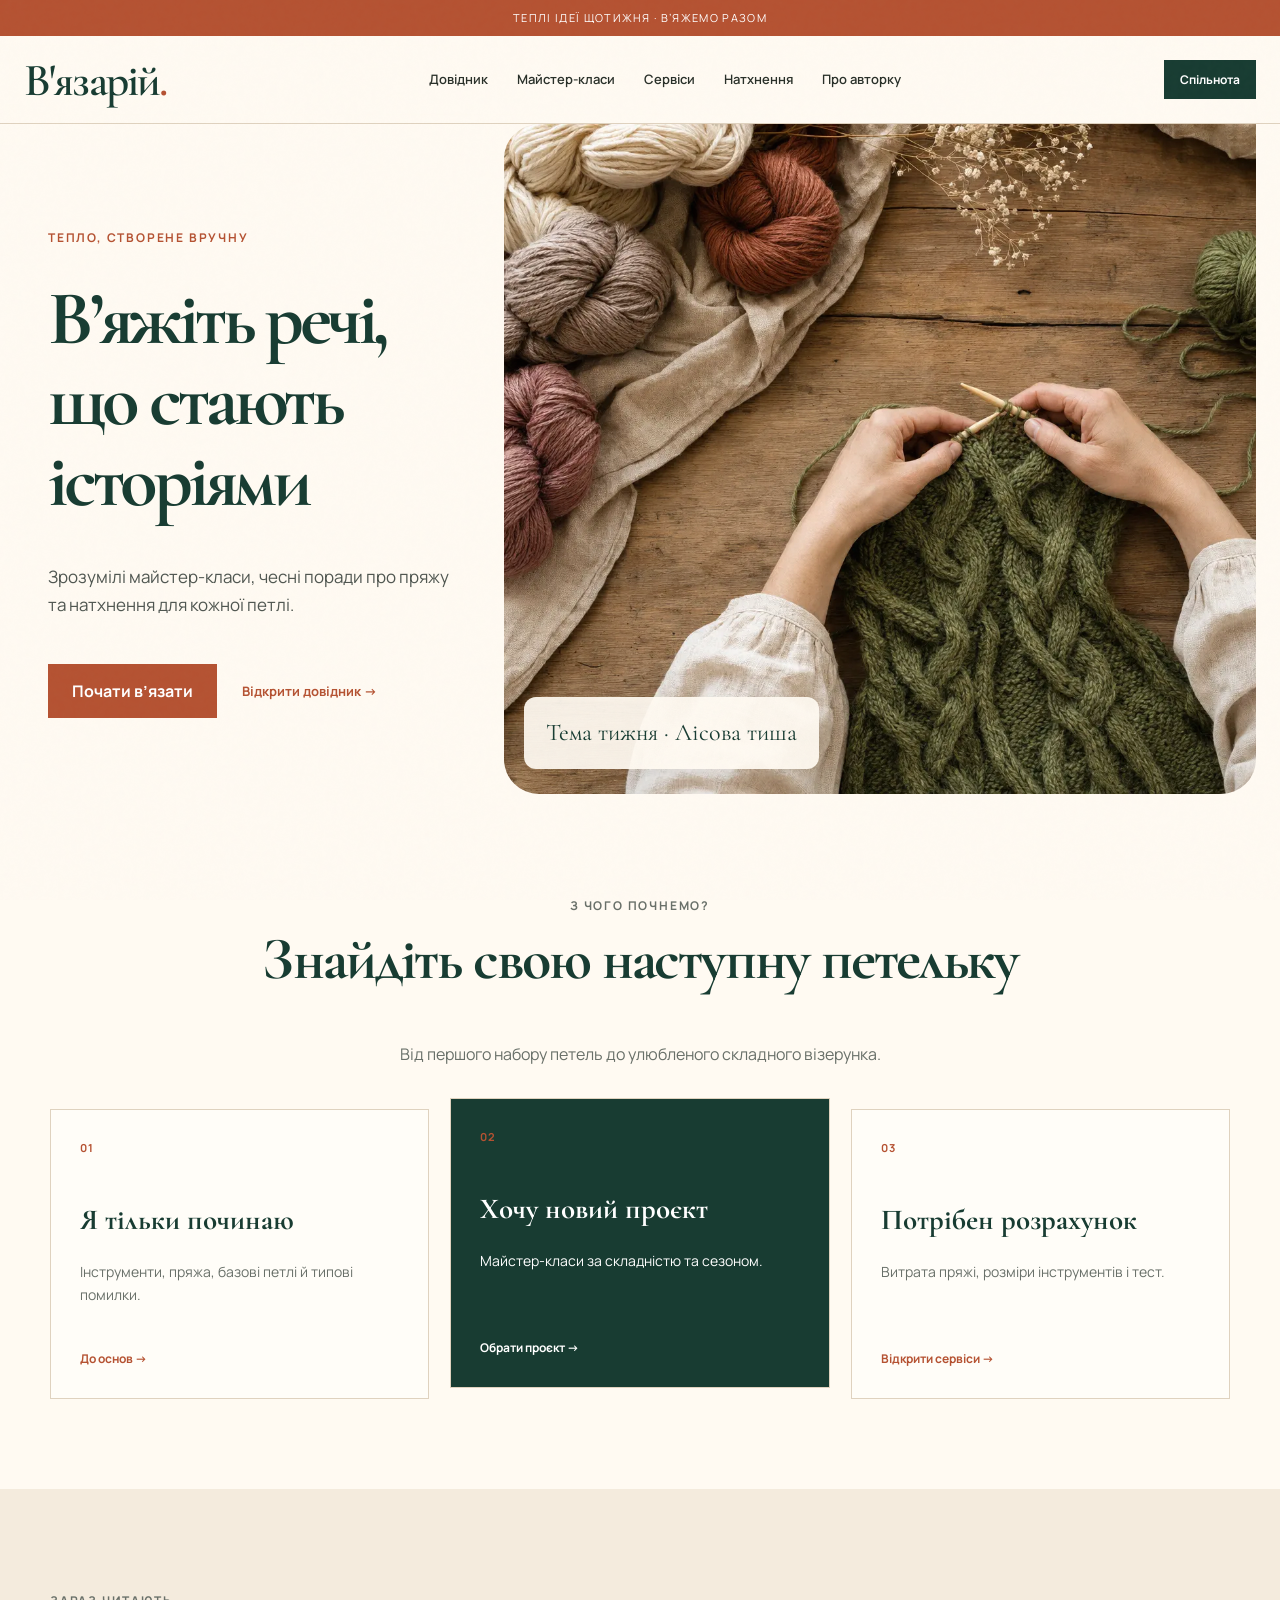
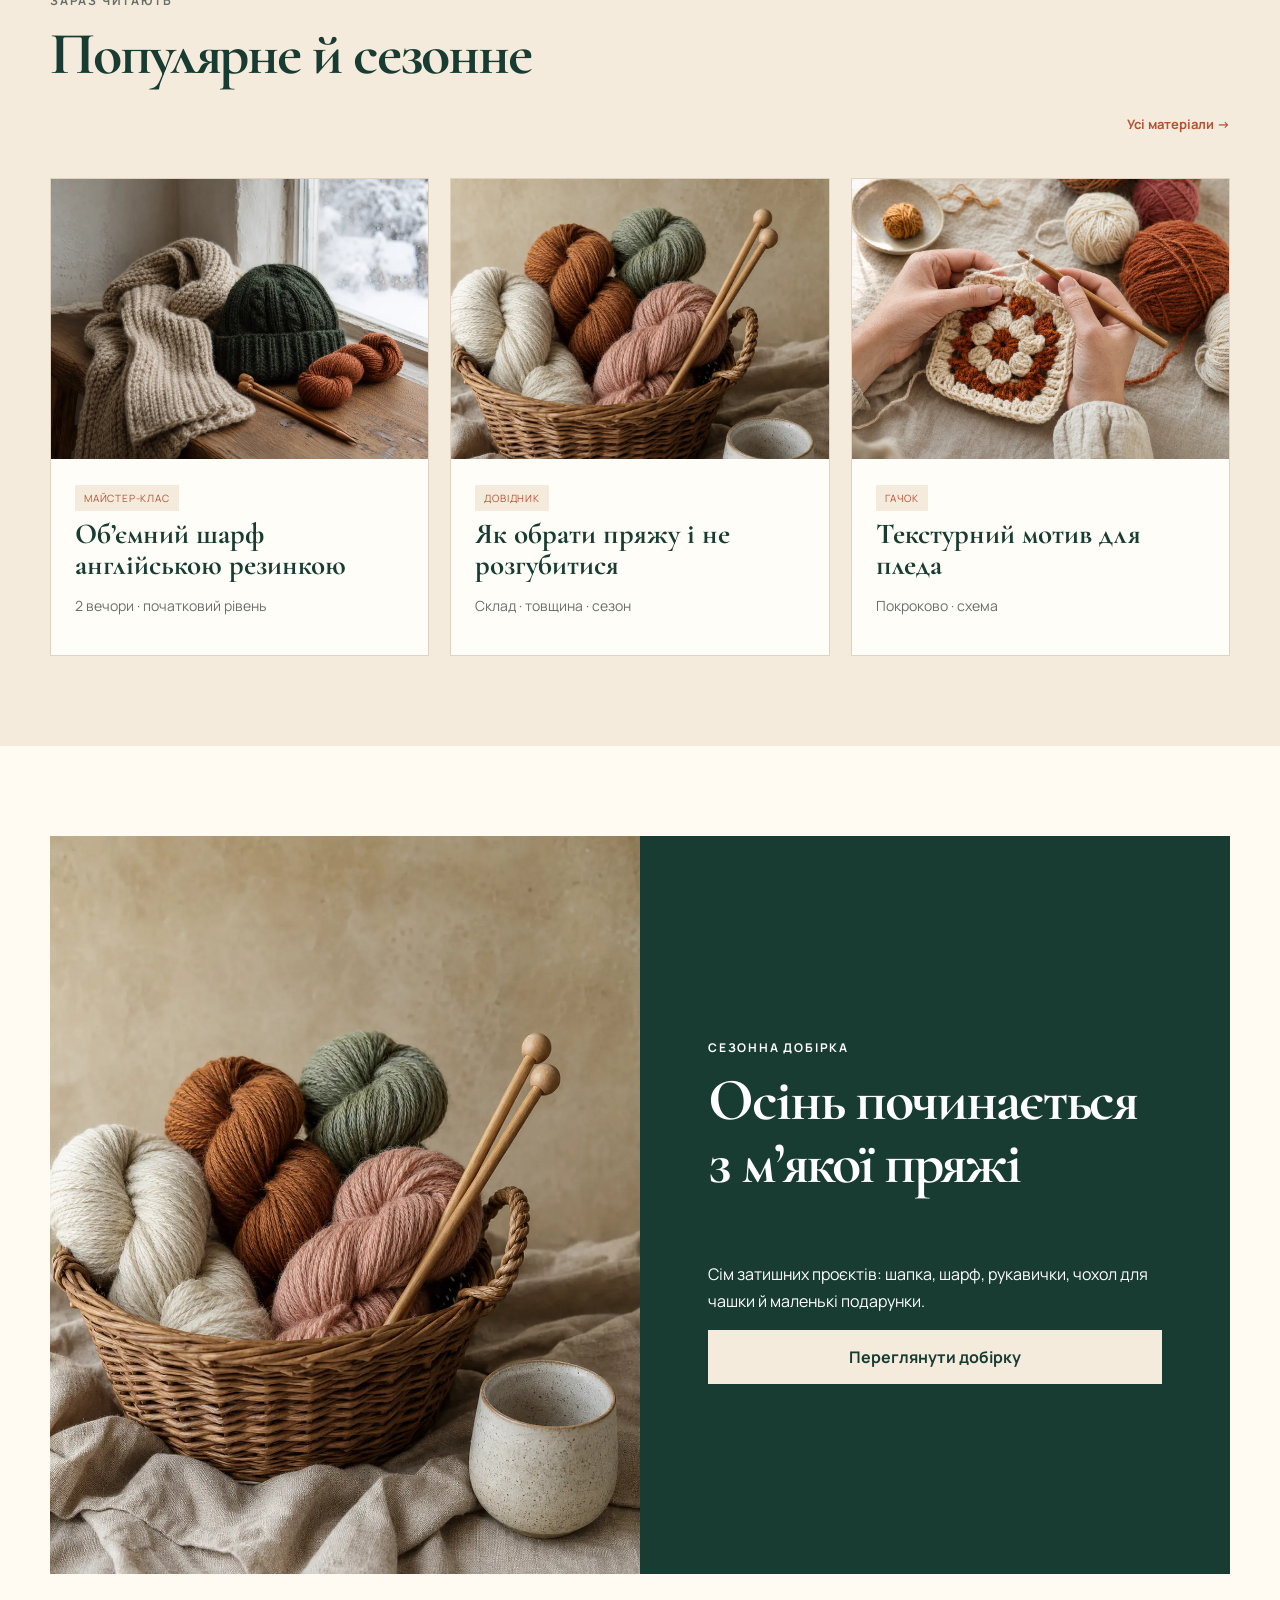
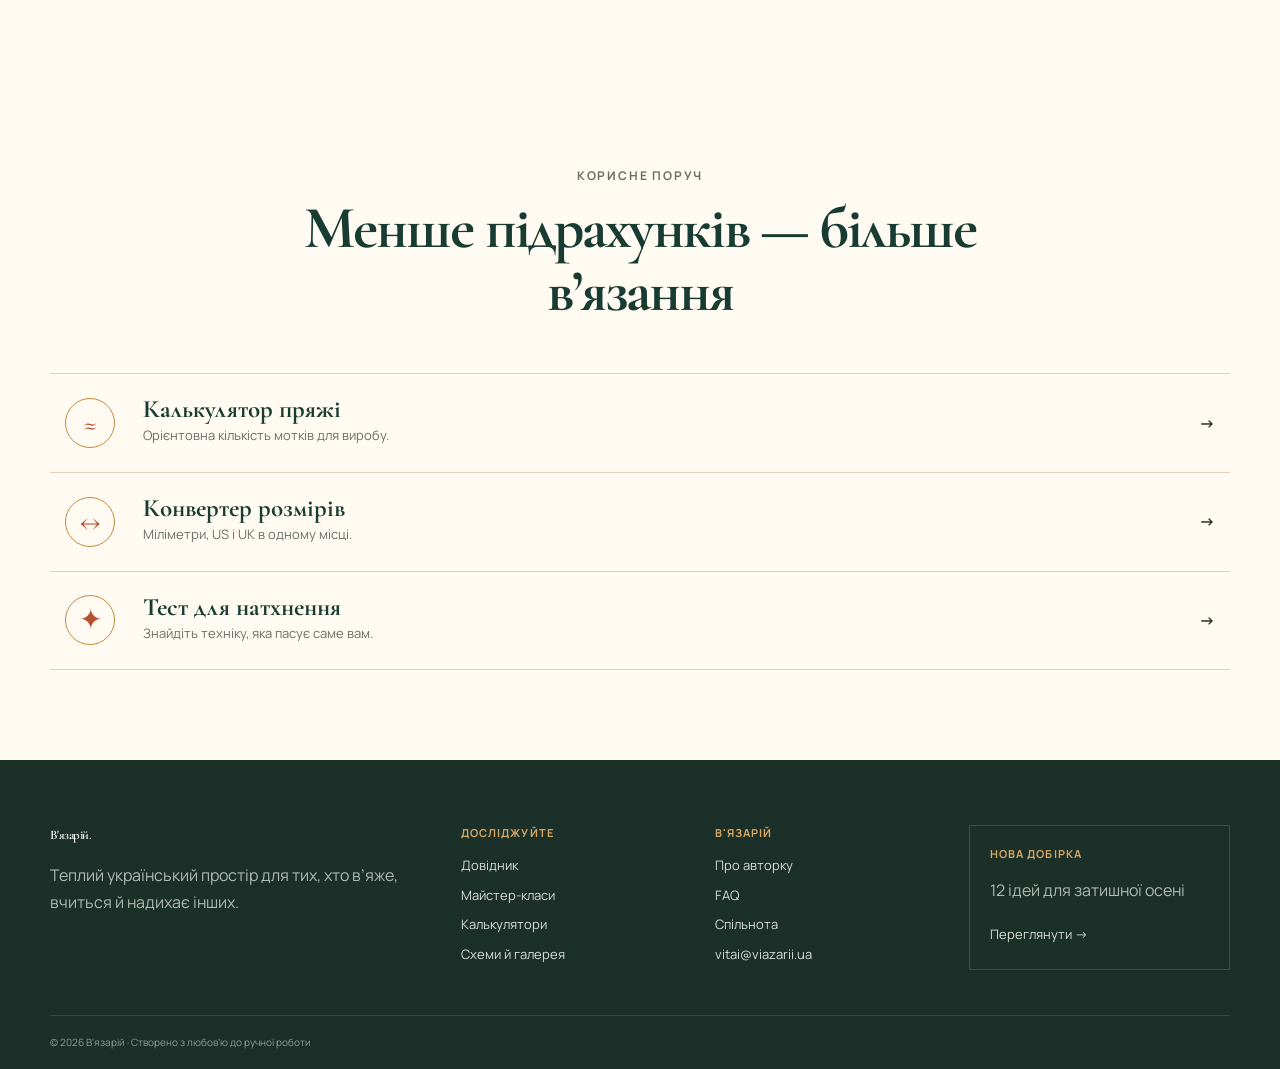
<file: index.html>
<!doctype html><html lang="uk"><head><meta charset="utf-8"><meta name="viewport" content="width=device-width,initial-scale=1"><title>В'язарій — в’язання з теплом</title><meta name="description" content="Техніки, майстер-класи, схеми й калькулятори для в’язання."><link rel="stylesheet" href="style.css"></head><body><div id="header"></div><main>
<section class="hero"><div class="hero-copy"><p class="eyebrow">Тепло, створене вручну</p><h1>В’яжіть речі,<br>що стають<br>історіями</h1><p class="lead">Зрозумілі майстер-класи, чесні поради про пряжу та натхнення для кожної петлі.</p><div class="actions"><a class="btn" href="praktyka.html">Почати в’язати</a><a class="link" href="dovidnyk.html">Відкрити довідник →</a></div></div><div class="hero-img"><img src="assets/images/hero.webp" alt="Руки в’яжуть зелений светр серед натуральної пряжі"><div class="float-card">Тема тижня · Лісова тиша</div></div></section>
<section class="section shell"><div class="heading center"><p class="eyebrow">З чого почнемо?</p><h2>Знайдіть свою наступну петельку</h2><p>Від першого набору петель до улюбленого складного візерунка.</p></div><div class="grid3"><a class="path" href="dovidnyk.html"><span>01</span><h3>Я тільки починаю</h3><p>Інструменти, пряжа, базові петлі й типові помилки.</p><b>До основ →</b></a><a class="path dark" href="praktyka.html"><span>02</span><h3>Хочу новий проєкт</h3><p>Майстер-класи за складністю та сезоном.</p><b>Обрати проєкт →</b></a><a class="path" href="servisy.html"><span>03</span><h3>Потрібен розрахунок</h3><p>Витрата пряжі, розміри інструментів і тест.</p><b>Відкрити сервіси →</b></a></div></section>
<section class="section alt"><div class="shell"><div class="heading split"><div><p class="eyebrow">Зараз читають</p><h2>Популярне й сезонне</h2></div><a class="link" href="praktyka.html">Усі матеріали →</a></div><div class="grid3"><a class="card" href="praktyka.html#sharf"><img src="assets/images/winter.webp" alt="Теплий шарф і шапка"><div class="card-body"><span class="badge">Майстер-клас</span><h3>Об’ємний шарф англійською резинкою</h3><p>2 вечори · початковий рівень</p></div></a><a class="card" href="dovidnyk.html#pryazha"><img src="assets/images/yarn.webp" alt="Кошик із пряжею"><div class="card-body"><span class="badge">Довідник</span><h3>Як обрати пряжу і не розгубитися</h3><p>Склад · товщина · сезон</p></div></a><a class="card" href="praktyka.html#motiv"><img src="assets/images/crochet.webp" alt="Мотив гачком"><div class="card-body"><span class="badge">Гачок</span><h3>Текстурний мотив для пледа</h3><p>Покроково · схема</p></div></a></div></div></section>
<section class="section shell"><div class="season"><img src="assets/images/yarn.webp" alt="Пряжа природних кольорів"><div class="season-copy"><p class="eyebrow">Сезонна добірка</p><h2>Осінь починається з м’якої пряжі</h2><p>Сім затишних проєктів: шапка, шарф, рукавички, чохол для чашки й маленькі подарунки.</p><a class="btn light" href="praktyka.html#season">Переглянути добірку</a></div></div></section>
<section class="section shell"><div class="heading center"><p class="eyebrow">Корисне поруч</p><h2>Менше підрахунків — більше в’язання</h2></div><div class="tool-list"><a href="servisy.html#yarn"><i>≈</i><div><h3>Калькулятор пряжі</h3><p>Орієнтовна кількість мотків для виробу.</p></div><b>→</b></a><a href="servisy.html#converter"><i>↔</i><div><h3>Конвертер розмірів</h3><p>Міліметри, US і UK в одному місці.</p></div><b>→</b></a><a href="servisy.html#quiz"><i>✦</i><div><h3>Тест для натхнення</h3><p>Знайдіть техніку, яка пасує саме вам.</p></div><b>→</b></a></div></section></main><div id="footer"></div><script src="script.js"></script></body></html>
</file>
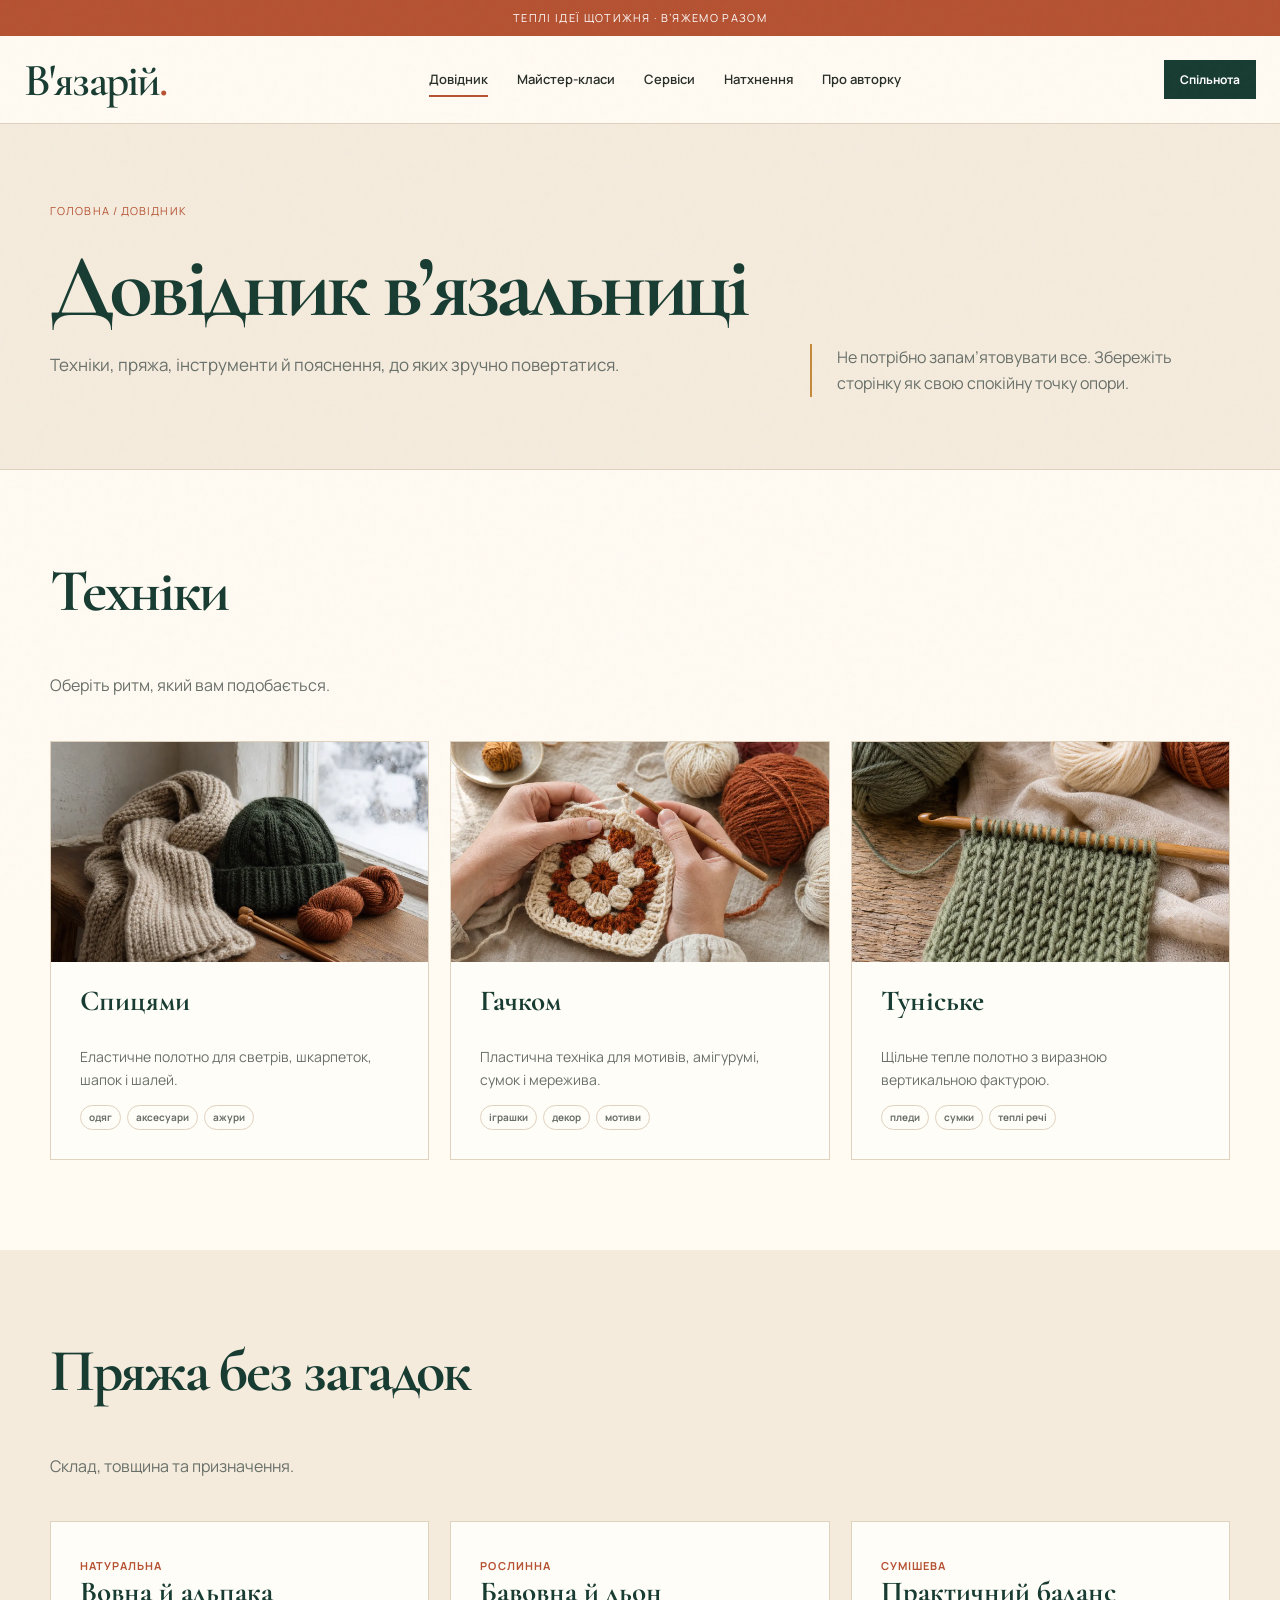
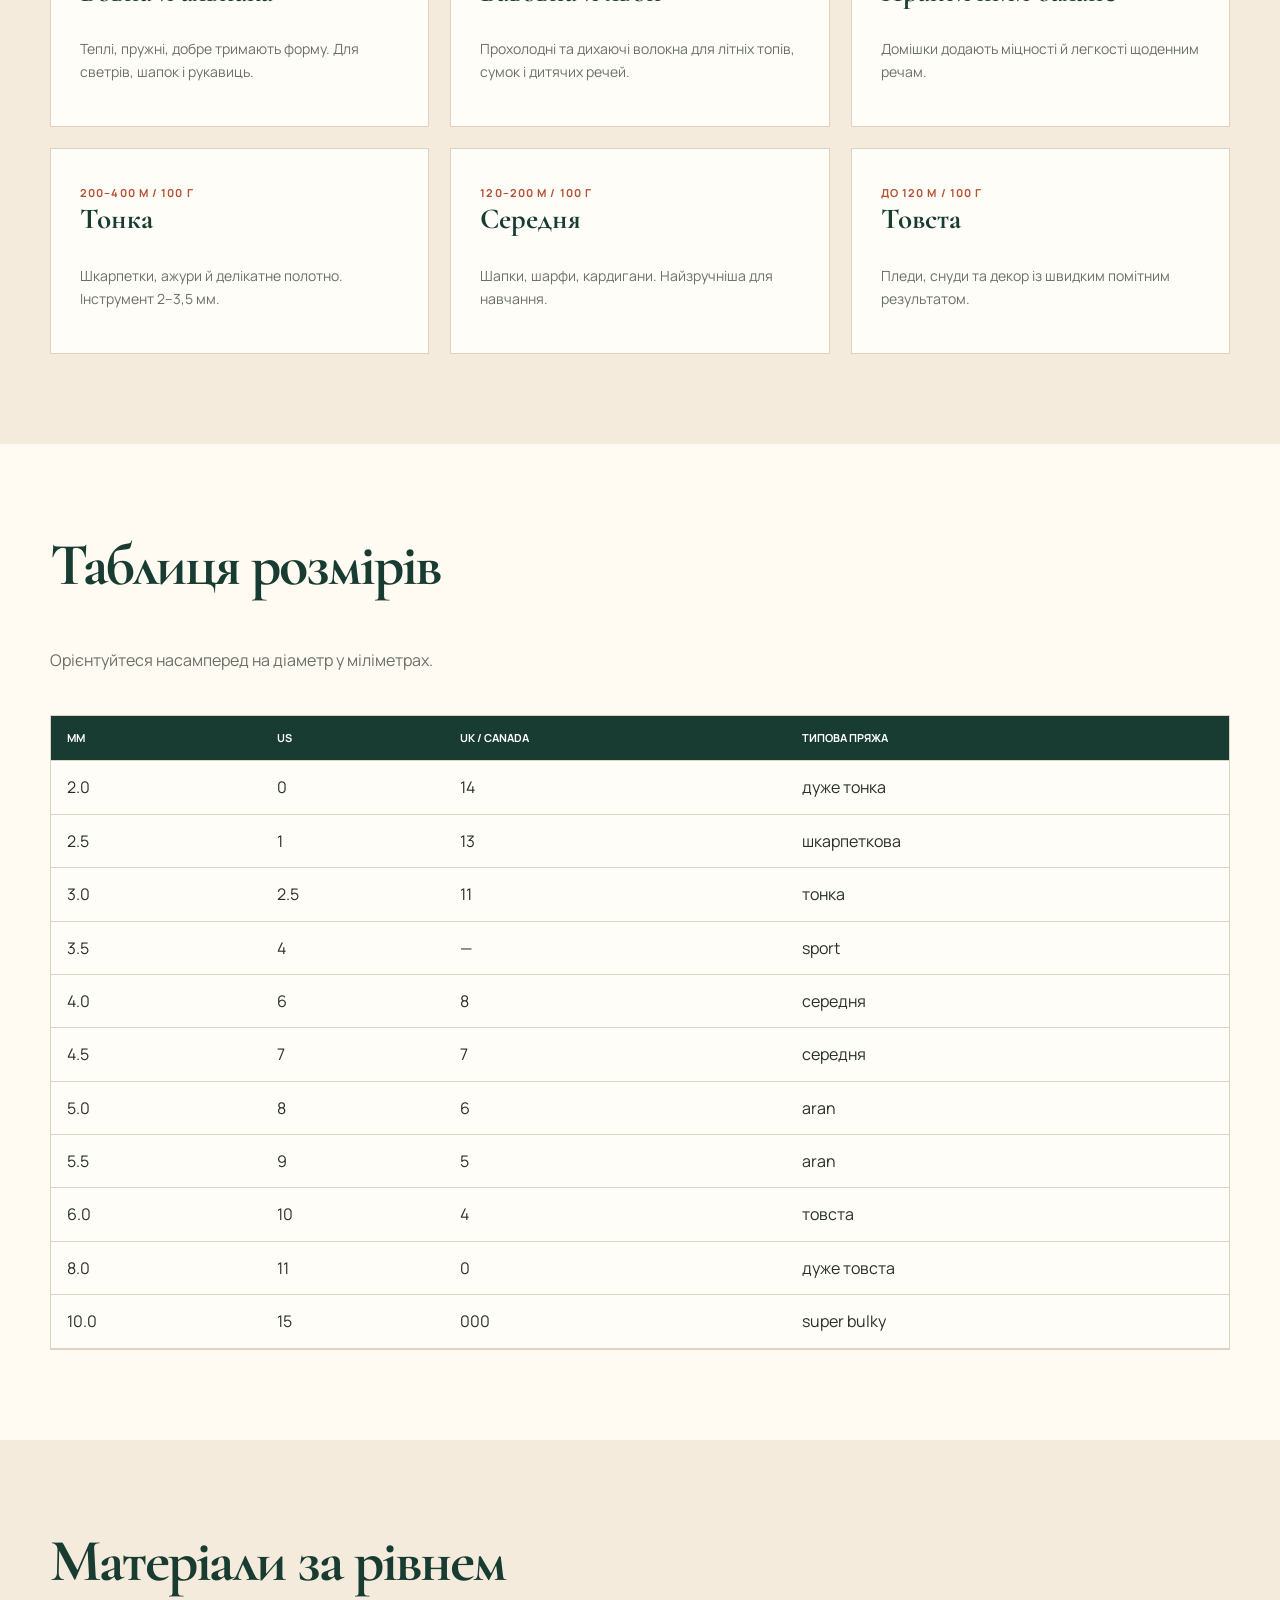
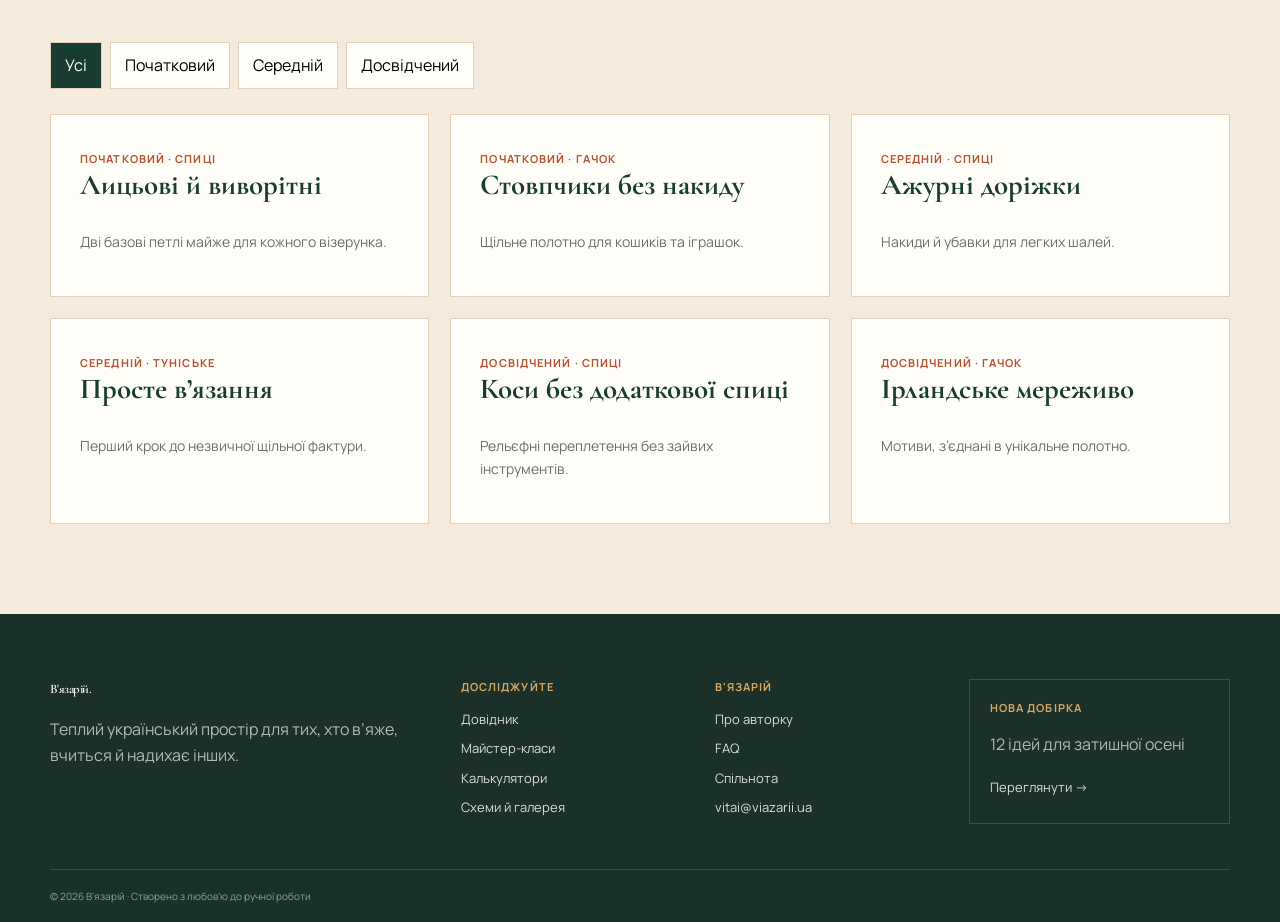
<file: dovidnyk.html>
<!doctype html><html lang="uk"><head><meta charset="utf-8"><meta name="viewport" content="width=device-width,initial-scale=1"><title>Довідник — В'язарій</title><link rel="stylesheet" href="style.css"></head><body><div id="header"></div><main><section class="page-hero"><div class="shell"><div><span class="crumb">Головна / Довідник</span><h1>Довідник в’язальниці</h1><p>Техніки, пряжа, інструменти й пояснення, до яких зручно повертатися.</p></div><div class="aside">Не потрібно запам’ятовувати все. Збережіть сторінку як свою спокійну точку опори.</div></div></section>
<section class="section shell"><div class="heading"><h2>Техніки</h2><p>Оберіть ритм, який вам подобається.</p></div><div class="grid3"><article class="mini"><img class="info-img" src="assets/images/winter.webp" alt="В’язання спицями"><h3>Спицями</h3><p>Еластичне полотно для светрів, шкарпеток, шапок і шалей.</p><div class="tags"><b>одяг</b><b>аксесуари</b><b>ажури</b></div></article><article class="mini"><img class="info-img" src="assets/images/crochet.webp" alt="В’язання гачком"><h3>Гачком</h3><p>Пластична техніка для мотивів, амігурумі, сумок і мережива.</p><div class="tags"><b>іграшки</b><b>декор</b><b>мотиви</b></div></article><article class="mini"><img class="info-img" src="assets/images/tunisian.webp" alt="Туніське в’язання"><h3>Туніське</h3><p>Щільне тепле полотно з виразною вертикальною фактурою.</p><div class="tags"><b>пледи</b><b>сумки</b><b>теплі речі</b></div></article></div></section>
<section class="section alt" id="pryazha"><div class="shell"><div class="heading"><h2>Пряжа без загадок</h2><p>Склад, товщина та призначення.</p></div><div class="grid3"><article class="mini"><span>Натуральна</span><h3>Вовна й альпака</h3><p>Теплі, пружні, добре тримають форму. Для светрів, шапок і рукавиць.</p></article><article class="mini"><span>Рослинна</span><h3>Бавовна й льон</h3><p>Прохолодні та дихаючі волокна для літніх топів, сумок і дитячих речей.</p></article><article class="mini"><span>Сумішева</span><h3>Практичний баланс</h3><p>Домішки додають міцності й легкості щоденним речам.</p></article><article class="mini"><span>200–400 м / 100 г</span><h3>Тонка</h3><p>Шкарпетки, ажури й делікатне полотно. Інструмент 2–3,5 мм.</p></article><article class="mini"><span>120–200 м / 100 г</span><h3>Середня</h3><p>Шапки, шарфи, кардигани. Найзручніша для навчання.</p></article><article class="mini"><span>до 120 м / 100 г</span><h3>Товста</h3><p>Пледи, снуди та декор із швидким помітним результатом.</p></article></div></div></section>
<section class="section shell"><div class="heading"><h2>Таблиця розмірів</h2><p>Орієнтуйтеся насамперед на діаметр у міліметрах.</p></div><div class="data"><table><thead><tr><th>мм</th><th>US</th><th>UK / Canada</th><th>Типова пряжа</th></tr></thead><tbody><tr><td>2.0</td><td>0</td><td>14</td><td>дуже тонка</td></tr><tr><td>2.5</td><td>1</td><td>13</td><td>шкарпеткова</td></tr><tr><td>3.0</td><td>2.5</td><td>11</td><td>тонка</td></tr><tr><td>3.5</td><td>4</td><td>—</td><td>sport</td></tr><tr><td>4.0</td><td>6</td><td>8</td><td>середня</td></tr><tr><td>4.5</td><td>7</td><td>7</td><td>середня</td></tr><tr><td>5.0</td><td>8</td><td>6</td><td>aran</td></tr><tr><td>5.5</td><td>9</td><td>5</td><td>aran</td></tr><tr><td>6.0</td><td>10</td><td>4</td><td>товста</td></tr><tr><td>8.0</td><td>11</td><td>0</td><td>дуже товста</td></tr><tr><td>10.0</td><td>15</td><td>000</td><td>super bulky</td></tr></tbody></table></div></section>
<section class="section alt"><div class="shell"><div class="heading"><h2>Матеріали за рівнем</h2></div><div class="filter"><button class="active" data-filter="Усі">Усі</button><button data-filter="Початковий">Початковий</button><button data-filter="Середній">Середній</button><button data-filter="Досвідчений">Досвідчений</button></div><div class="grid3"><article class="mini" data-level="Початковий"><span>Початковий · Спиці</span><h3>Лицьові й виворітні</h3><p>Дві базові петлі майже для кожного візерунка.</p></article><article class="mini" data-level="Початковий"><span>Початковий · Гачок</span><h3>Стовпчики без накиду</h3><p>Щільне полотно для кошиків та іграшок.</p></article><article class="mini" data-level="Середній"><span>Середній · Спиці</span><h3>Ажурні доріжки</h3><p>Накиди й убавки для легких шалей.</p></article><article class="mini" data-level="Середній"><span>Середній · Туніське</span><h3>Просте в’язання</h3><p>Перший крок до незвичної щільної фактури.</p></article><article class="mini" data-level="Досвідчений"><span>Досвідчений · Спиці</span><h3>Коси без додаткової спиці</h3><p>Рельєфні переплетення без зайвих інструментів.</p></article><article class="mini" data-level="Досвідчений"><span>Досвідчений · Гачок</span><h3>Ірландське мереживо</h3><p>Мотиви, з’єднані в унікальне полотно.</p></article></div></div></section></main><div id="footer"></div><script src="script.js"></script></body></html>
</file>
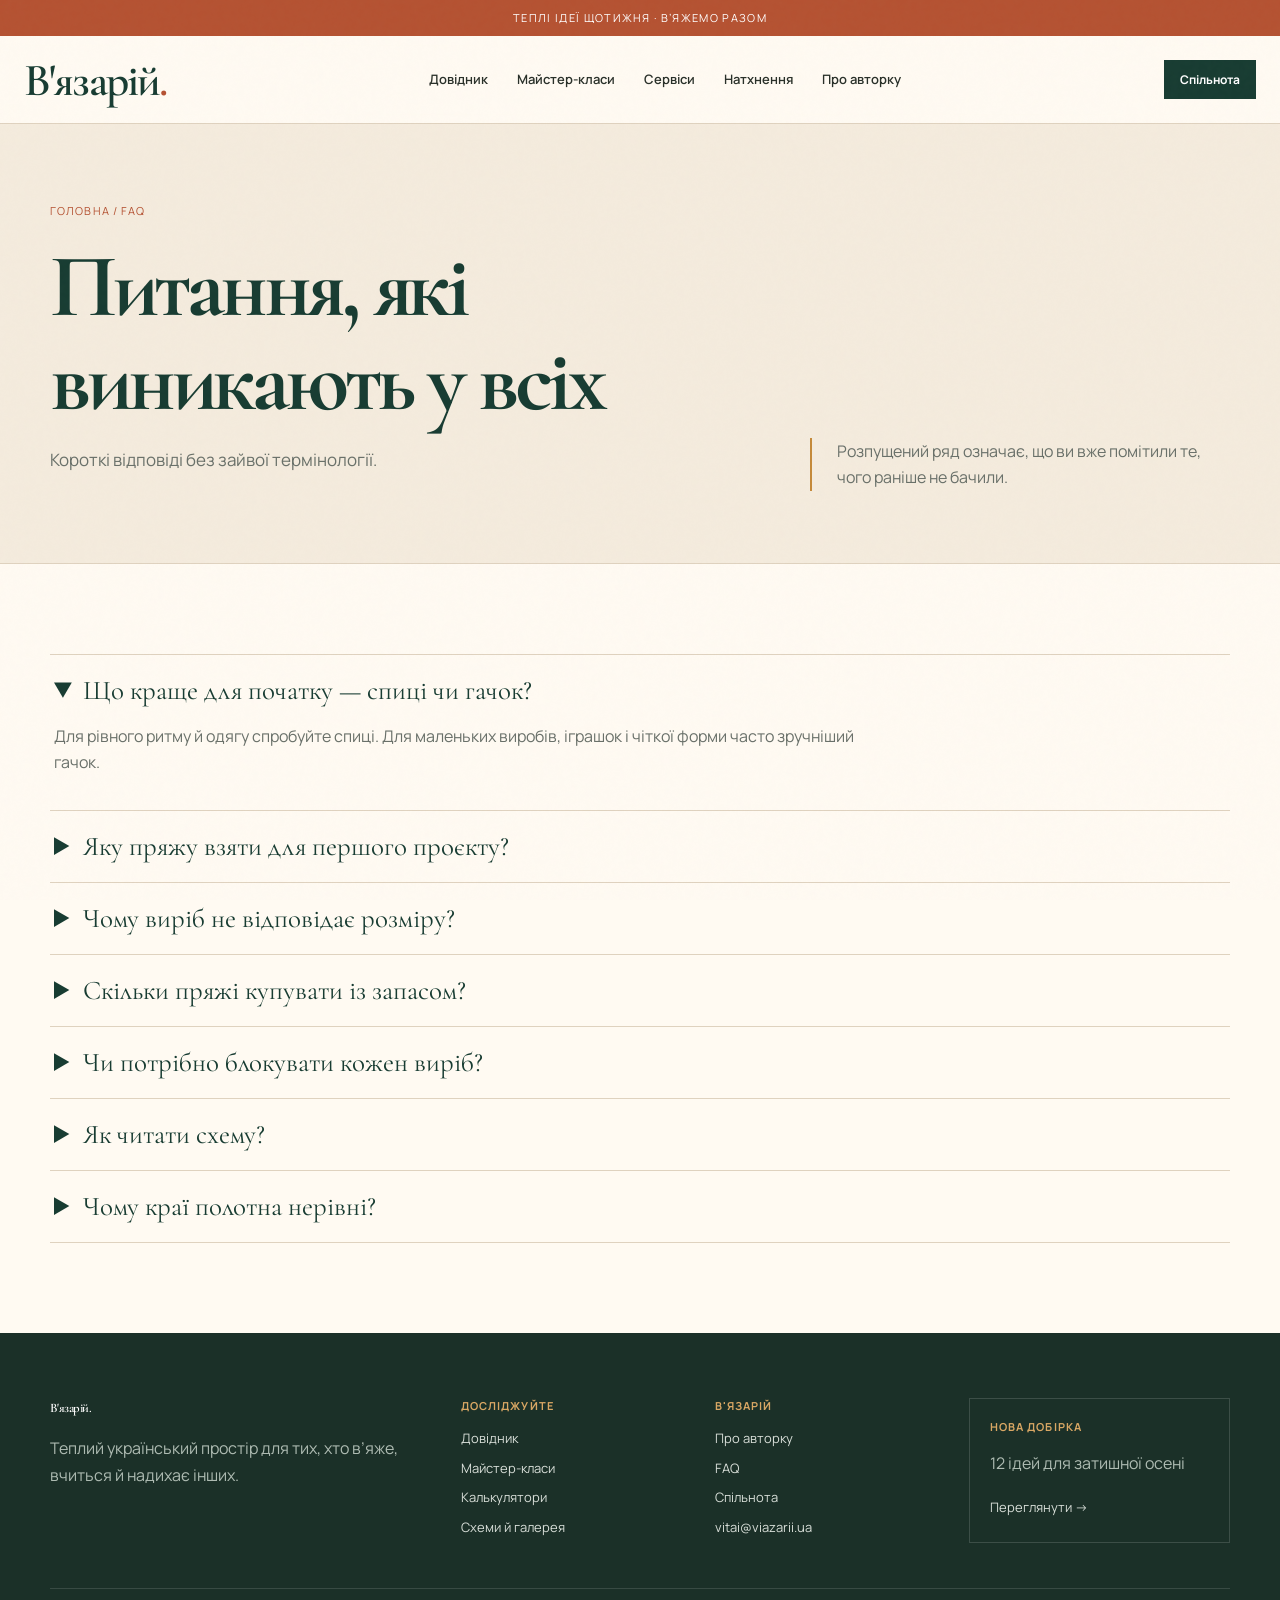
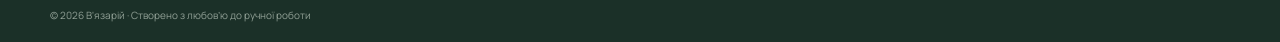
<file: faq.html>
<!doctype html><html lang="uk"><head><meta charset="utf-8"><meta name="viewport" content="width=device-width,initial-scale=1"><title>FAQ — В'язарій</title><link rel="stylesheet" href="style.css"></head><body><div id="header"></div><main><section class="page-hero"><div class="shell"><div><span class="crumb">Головна / FAQ</span><h1>Питання, які виникають у всіх</h1><p>Короткі відповіді без зайвої термінології.</p></div><div class="aside">Розпущений ряд означає, що ви вже помітили те, чого раніше не бачили.</div></div></section><section class="section shell faq"><details open><summary>Що краще для початку — спиці чи гачок?</summary><p>Для рівного ритму й одягу спробуйте спиці. Для маленьких виробів, іграшок і чіткої форми часто зручніший гачок.</p></details><details><summary>Яку пряжу взяти для першого проєкту?</summary><p>Гладку світлу пряжу середньої товщини, приблизно 120–200 м на 100 г. На ній добре видно петлі.</p></details><details><summary>Чому виріб не відповідає розміру?</summary><p>Найчастіше через іншу щільність. Зв’яжіть зразок, виперіть його й порівняйте кількість петель у 10 см зі схемою.</p></details><details><summary>Скільки пряжі купувати із запасом?</summary><p>Для простого виробу 10%. Для кос, патентних візерунків або різних партій — один додатковий моток.</p></details><details><summary>Чи потрібно блокувати кожен виріб?</summary><p>Більшість речей виграють від делікатного вологого блокування, але завжди перевіряйте етикетку.</p></details><details><summary>Як читати схему?</summary><p>Знайдіть умовні позначення, рапорт і напрям читання. Не намагайтеся охопити весь малюнок одразу.</p></details><details><summary>Чому краї полотна нерівні?</summary><p>Однаково формуйте крайову петлю й не затягуйте нитку після повороту.</p></details></section></main><div id="footer"></div><script src="script.js"></script></body></html>
</file>
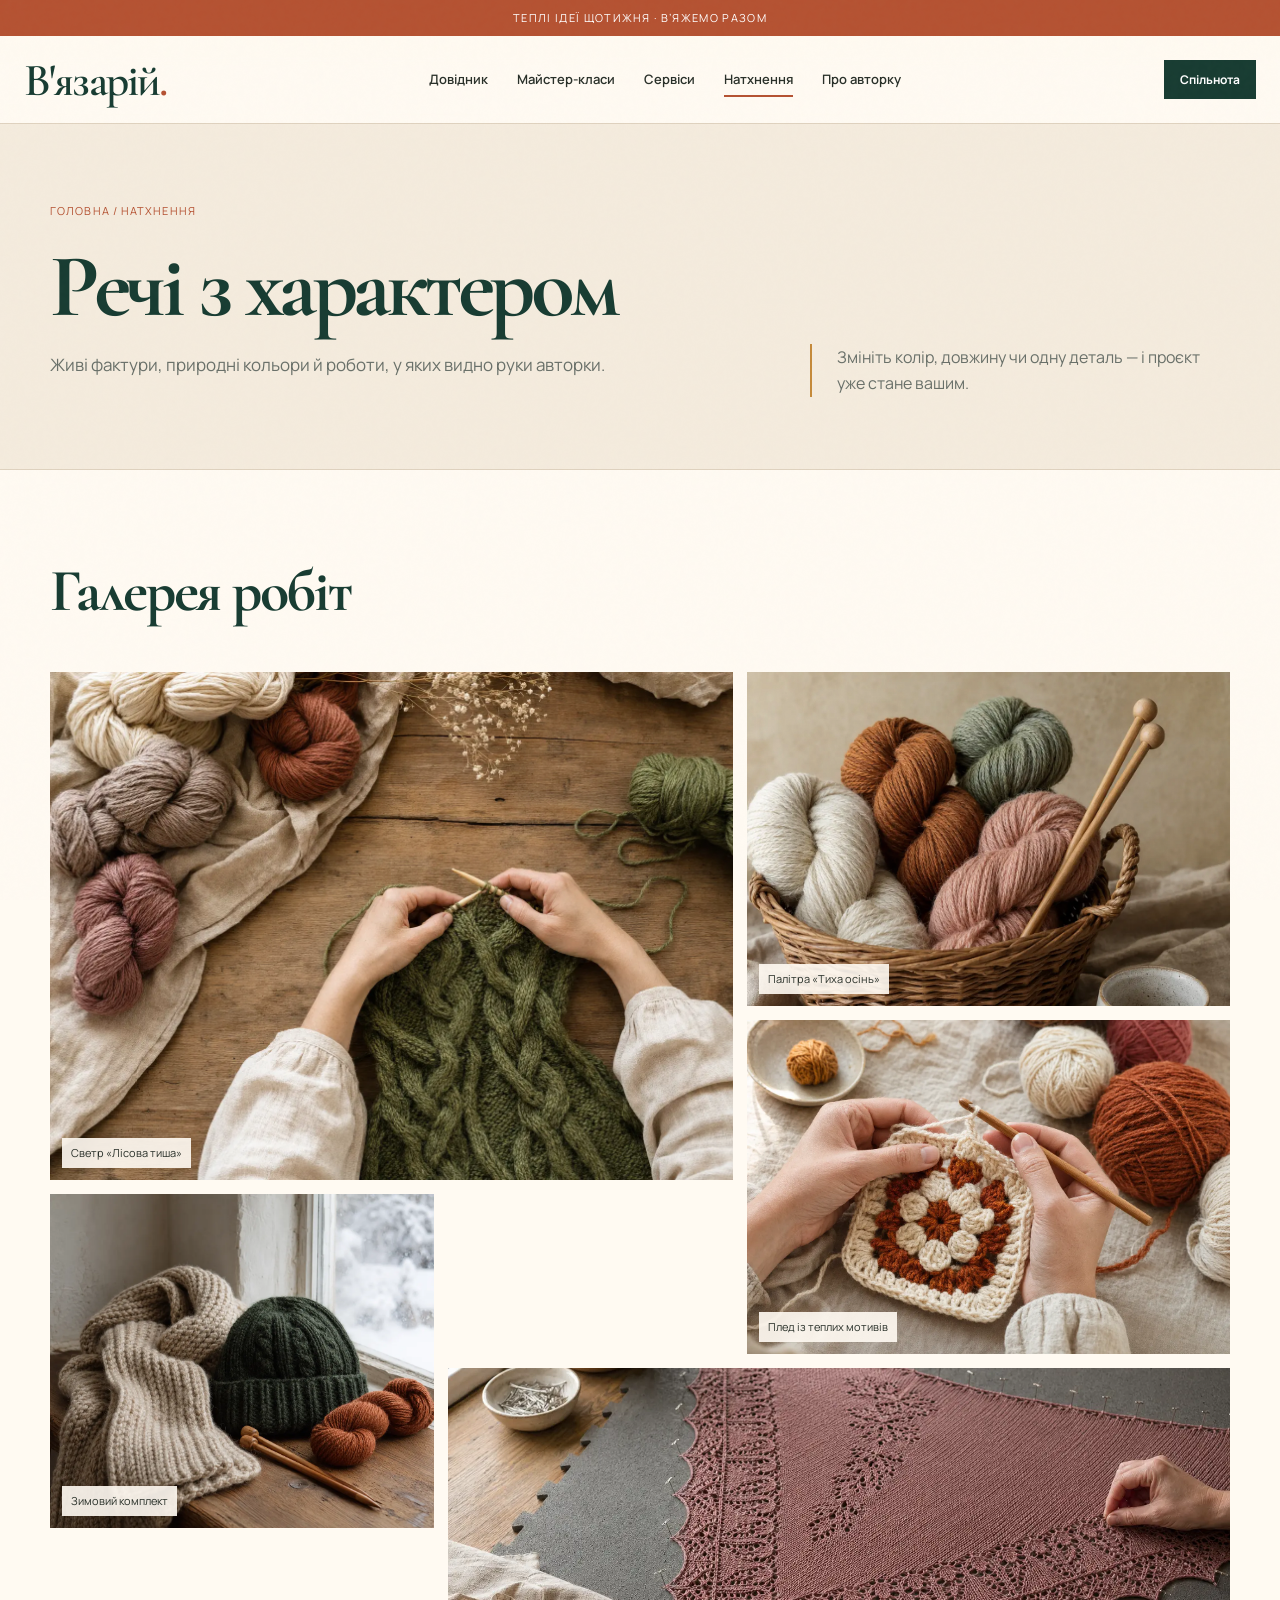
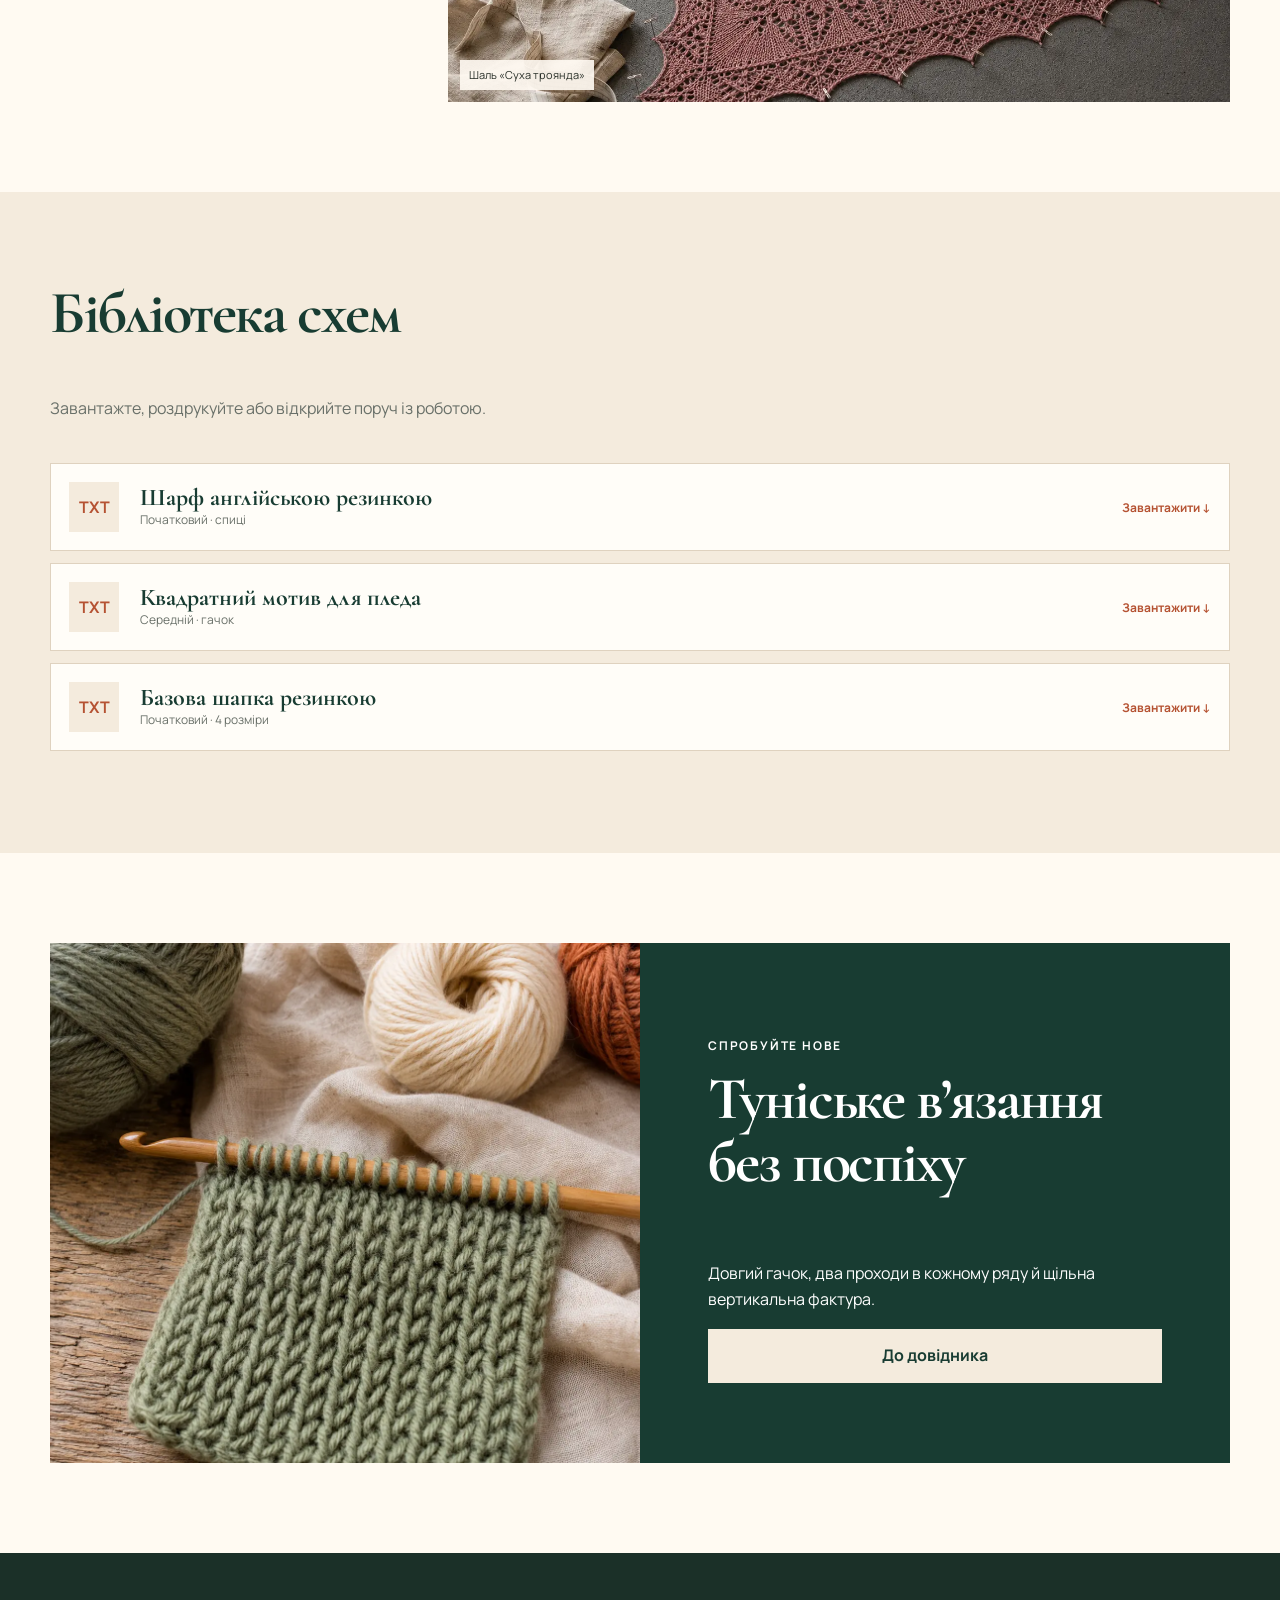
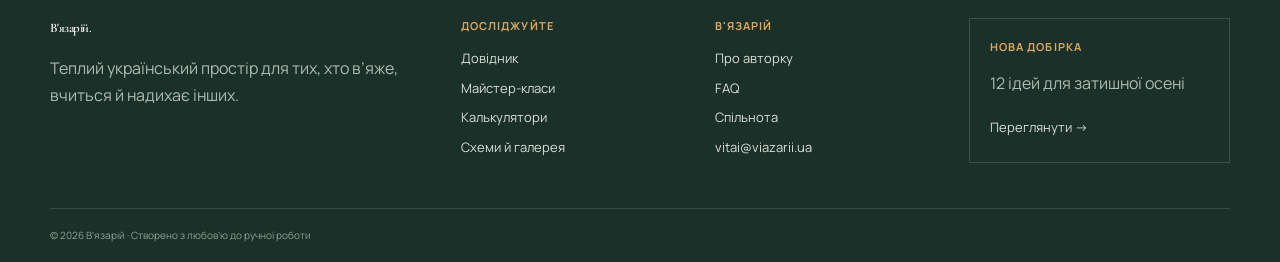
<file: natkhnennia.html>
<!doctype html><html lang="uk"><head><meta charset="utf-8"><meta name="viewport" content="width=device-width,initial-scale=1"><title>Натхнення — В'язарій</title><link rel="stylesheet" href="style.css"></head><body><div id="header"></div><main><section class="page-hero"><div class="shell"><div><span class="crumb">Головна / Натхнення</span><h1>Речі з характером</h1><p>Живі фактури, природні кольори й роботи, у яких видно руки авторки.</p></div><div class="aside">Змініть колір, довжину чи одну деталь — і проєкт уже стане вашим.</div></div></section><section class="section shell"><div class="heading"><h2>Галерея робіт</h2></div><div class="gallery"><figure><img src="assets/images/hero.webp" alt="Зелений виріб у процесі"><figcaption>Светр «Лісова тиша»</figcaption></figure><figure><img src="assets/images/yarn.webp" alt="Природна палітра"><figcaption>Палітра «Тиха осінь»</figcaption></figure><figure><img src="assets/images/crochet.webp" alt="Мотив гачком"><figcaption>Плед із теплих мотивів</figcaption></figure><figure><img src="assets/images/winter.webp" alt="Шарф і шапка"><figcaption>Зимовий комплект</figcaption></figure><figure><img src="assets/images/blocking.webp" alt="Шаль під час блокування"><figcaption>Шаль «Суха троянда»</figcaption></figure></div></section><section class="section alt" id="library"><div class="shell"><div class="heading"><h2>Бібліотека схем</h2><p>Завантажте, роздрукуйте або відкрийте поруч із роботою.</p></div><a class="download" href="downloads/sharf.txt" download><i>TXT</i><div><h3>Шарф англійською резинкою</h3><p>Початковий · спиці</p></div><b>Завантажити ↓</b></a><a class="download" href="downloads/motyv.txt" download><i>TXT</i><div><h3>Квадратний мотив для пледа</h3><p>Середній · гачок</p></div><b>Завантажити ↓</b></a><a class="download" href="downloads/shapka.txt" download><i>TXT</i><div><h3>Базова шапка резинкою</h3><p>Початковий · 4 розміри</p></div><b>Завантажити ↓</b></a></div></section><section class="section shell"><div class="season"><img src="assets/images/tunisian.webp" alt="Туніське в’язання"><div class="season-copy"><p class="eyebrow">Спробуйте нове</p><h2>Туніське в’язання без поспіху</h2><p>Довгий гачок, два проходи в кожному ряду й щільна вертикальна фактура.</p><a class="btn light" href="dovidnyk.html">До довідника</a></div></div></section></main><div id="footer"></div><script src="script.js"></script></body></html>
</file>
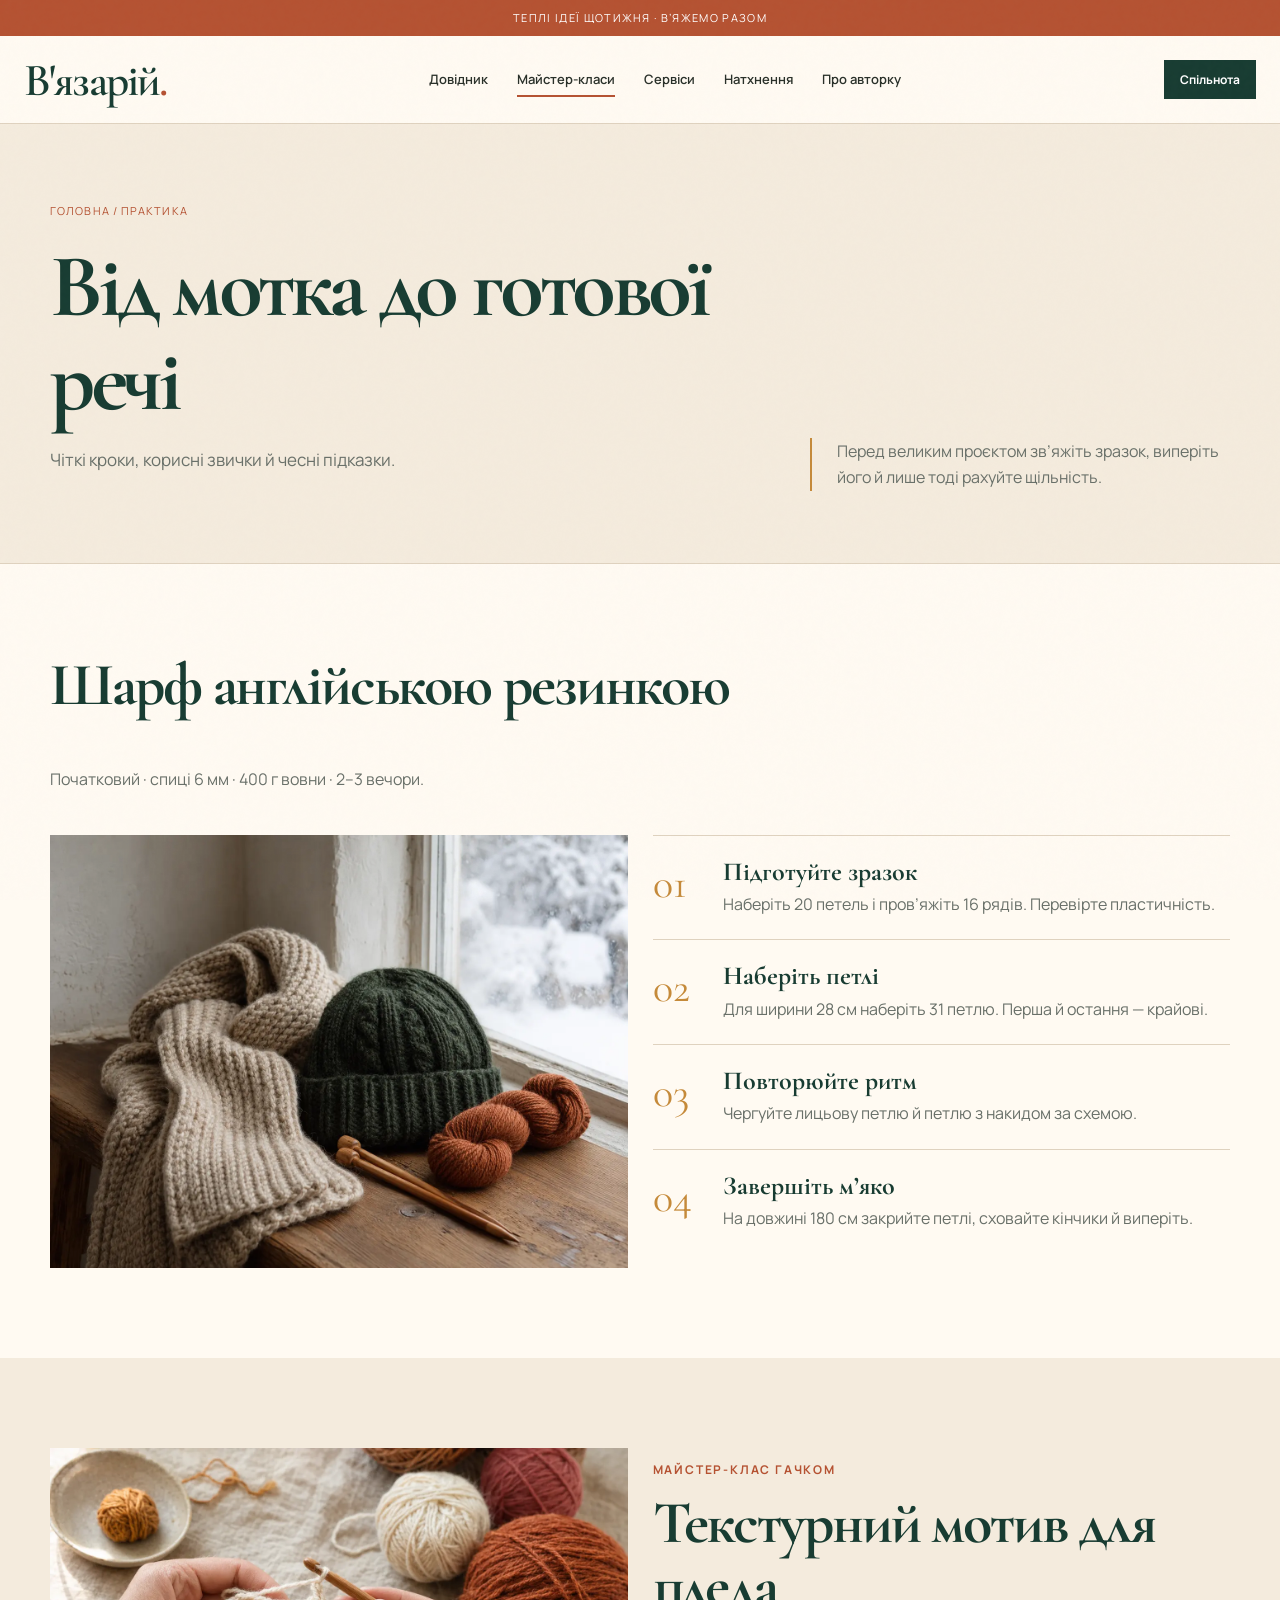
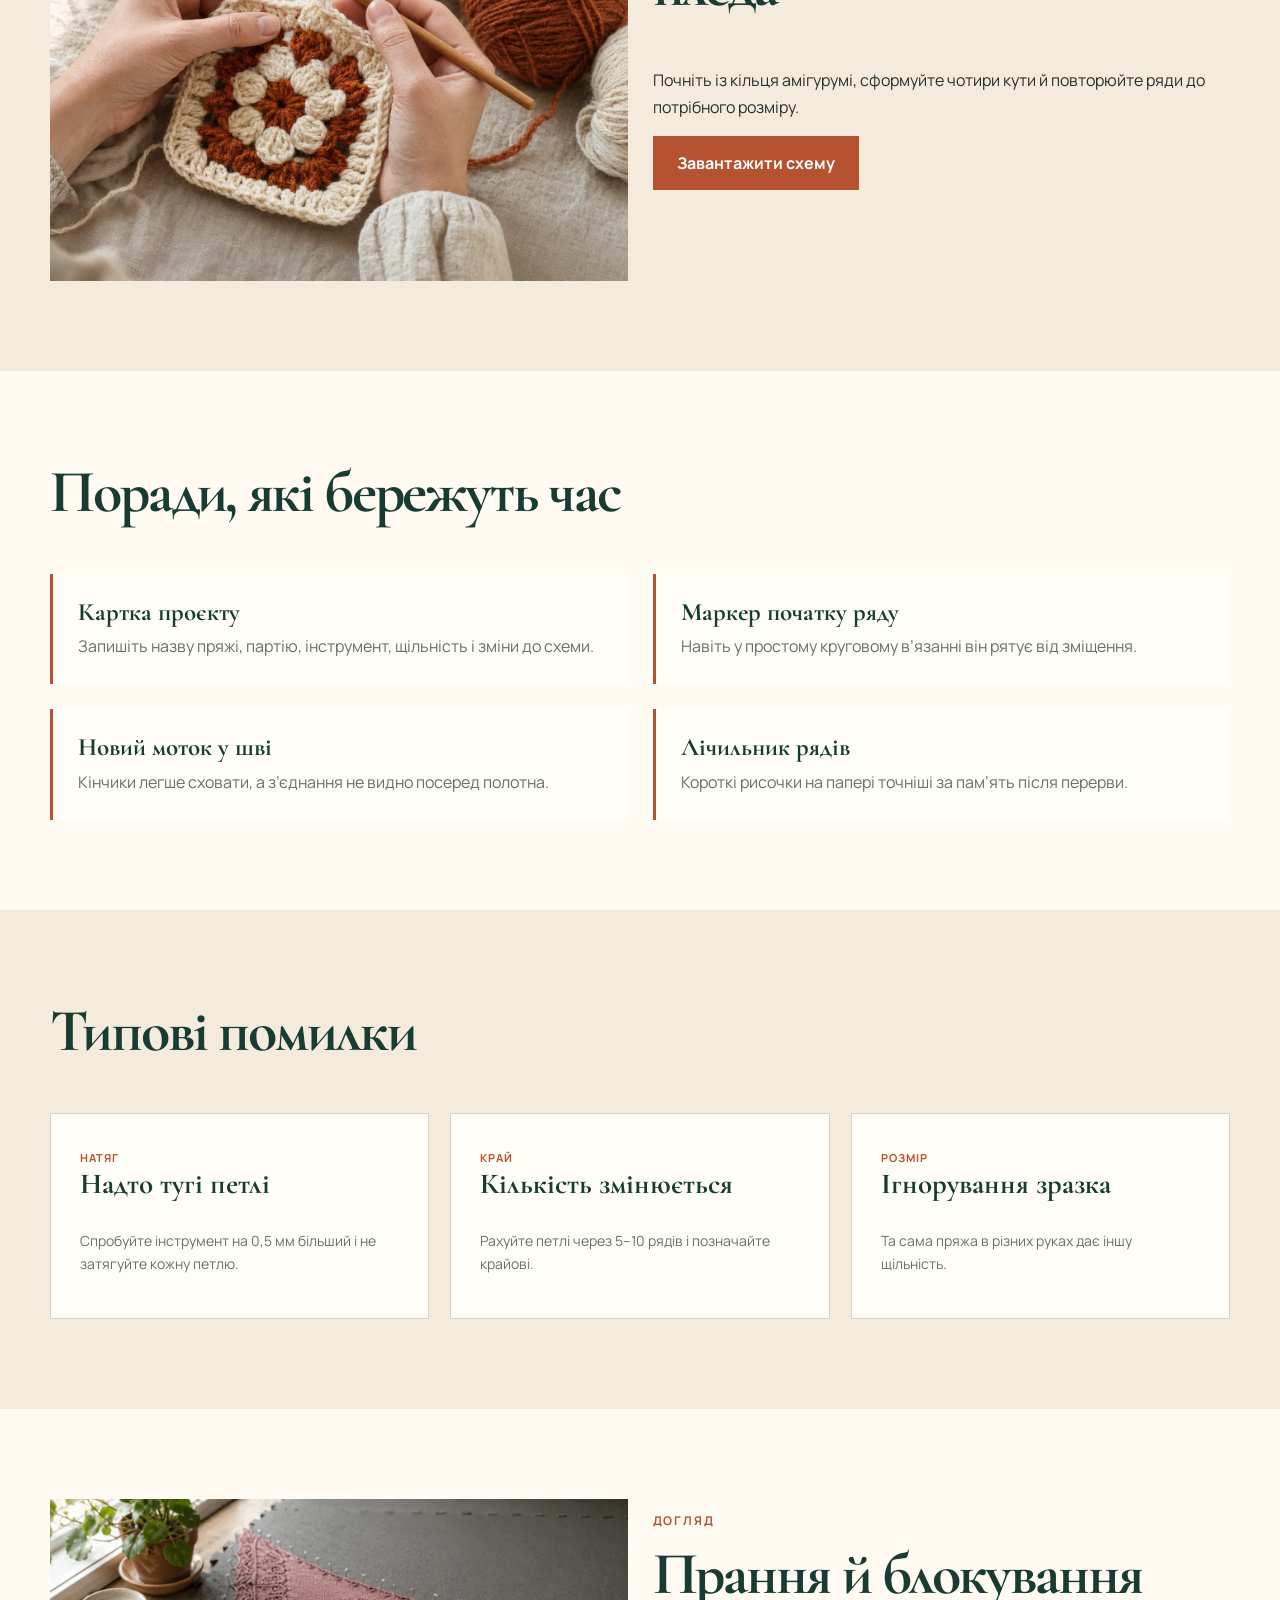
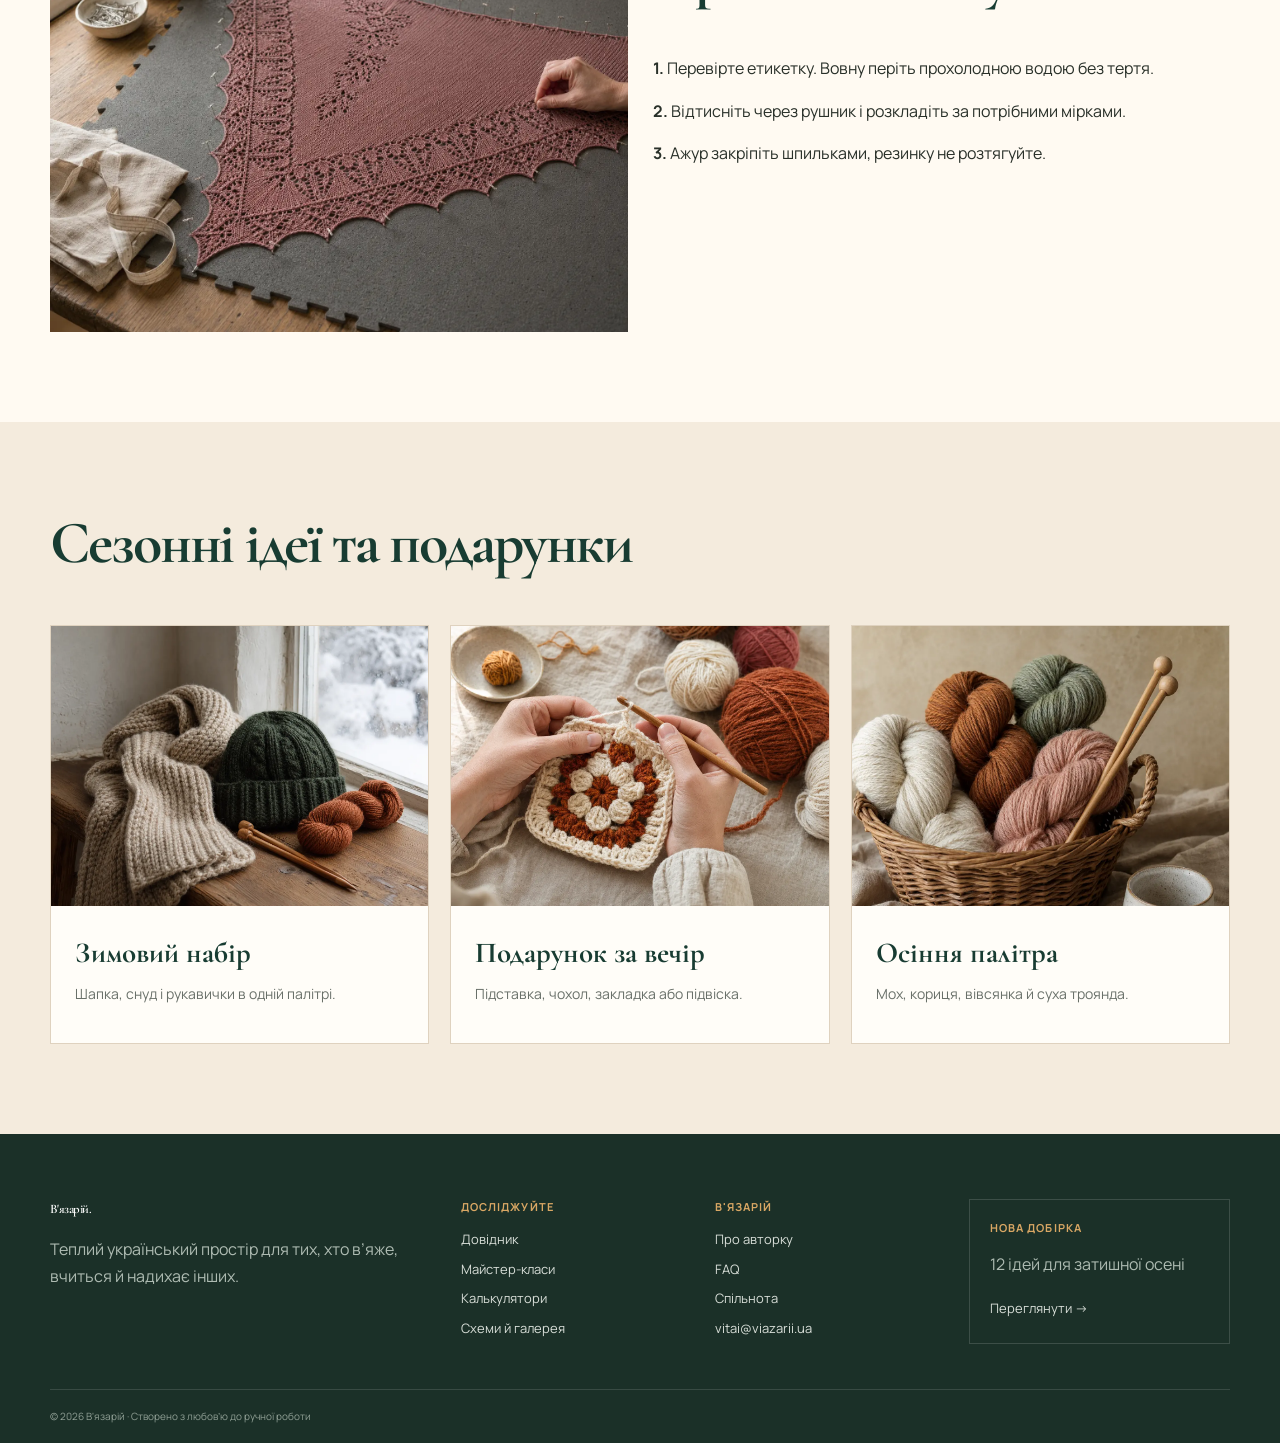
<file: praktyka.html>
<!doctype html><html lang="uk"><head><meta charset="utf-8"><meta name="viewport" content="width=device-width,initial-scale=1"><title>Майстер-класи — В'язарій</title><link rel="stylesheet" href="style.css"></head><body><div id="header"></div><main><section class="page-hero"><div class="shell"><div><span class="crumb">Головна / Практика</span><h1>Від мотка до готової речі</h1><p>Чіткі кроки, корисні звички й чесні підказки.</p></div><div class="aside">Перед великим проєктом зв’яжіть зразок, виперіть його й лише тоді рахуйте щільність.</div></div></section>
<section class="section shell" id="sharf"><div class="heading"><h2>Шарф англійською резинкою</h2><p>Початковий · спиці 6 мм · 400 г вовни · 2–3 вечори.</p></div><div class="two"><img src="assets/images/winter.webp" alt="Теплий шарф і шапка"><div class="steps"><article><strong>01</strong><div><h3>Підготуйте зразок</h3><p>Наберіть 20 петель і пров’яжіть 16 рядів. Перевірте пластичність.</p></div></article><article><strong>02</strong><div><h3>Наберіть петлі</h3><p>Для ширини 28 см наберіть 31 петлю. Перша й остання — крайові.</p></div></article><article><strong>03</strong><div><h3>Повторюйте ритм</h3><p>Чергуйте лицьову петлю й петлю з накидом за схемою.</p></div></article><article><strong>04</strong><div><h3>Завершіть м’яко</h3><p>На довжині 180 см закрийте петлі, сховайте кінчики й виперіть.</p></div></article></div></div></section>
<section class="section alt" id="motiv"><div class="shell two"><img src="assets/images/crochet.webp" alt="Мотив гачком"><div><p class="eyebrow">Майстер-клас гачком</p><h2>Текстурний мотив для пледа</h2><p>Почніть із кільця амігурумі, сформуйте чотири кути й повторюйте ряди до потрібного розміру.</p><a class="btn" href="natkhnennia.html#library">Завантажити схему</a></div></div></section>
<section class="section shell"><div class="heading"><h2>Поради, які бережуть час</h2></div><div class="two tips"><article><h3>Картка проєкту</h3><p>Запишіть назву пряжі, партію, інструмент, щільність і зміни до схеми.</p></article><article><h3>Маркер початку ряду</h3><p>Навіть у простому круговому в’язанні він рятує від зміщення.</p></article><article><h3>Новий моток у шві</h3><p>Кінчики легше сховати, а з’єднання не видно посеред полотна.</p></article><article><h3>Лічильник рядів</h3><p>Короткі рисочки на папері точніші за пам’ять після перерви.</p></article></div></section>
<section class="section alt"><div class="shell"><div class="heading"><h2>Типові помилки</h2></div><div class="grid3"><article class="mini"><span>Натяг</span><h3>Надто тугі петлі</h3><p>Спробуйте інструмент на 0,5 мм більший і не затягуйте кожну петлю.</p></article><article class="mini"><span>Край</span><h3>Кількість змінюється</h3><p>Рахуйте петлі через 5–10 рядів і позначайте крайові.</p></article><article class="mini"><span>Розмір</span><h3>Ігнорування зразка</h3><p>Та сама пряжа в різних руках дає іншу щільність.</p></article></div></div></section>
<section class="section shell"><div class="two"><img src="assets/images/blocking.webp" alt="Блокування в’язаної шалі"><div><p class="eyebrow">Догляд</p><h2>Прання й блокування</h2><p><b>1.</b> Перевірте етикетку. Вовну періть прохолодною водою без тертя.</p><p><b>2.</b> Відтисніть через рушник і розкладіть за потрібними мірками.</p><p><b>3.</b> Ажур закріпіть шпильками, резинку не розтягуйте.</p></div></div></section>
<section class="section alt" id="season"><div class="shell"><div class="heading"><h2>Сезонні ідеї та подарунки</h2></div><div class="grid3"><article class="card"><img src="assets/images/winter.webp" alt="Зимові речі"><div class="card-body"><h3>Зимовий набір</h3><p>Шапка, снуд і рукавички в одній палітрі.</p></div></article><article class="card"><img src="assets/images/crochet.webp" alt="В’язання гачком"><div class="card-body"><h3>Подарунок за вечір</h3><p>Підставка, чохол, закладка або підвіска.</p></div></article><article class="card"><img src="assets/images/yarn.webp" alt="Осіння пряжа"><div class="card-body"><h3>Осіння палітра</h3><p>Мох, кориця, вівсянка й суха троянда.</p></div></article></div></div></section></main><div id="footer"></div><script src="script.js"></script></body></html>
</file>
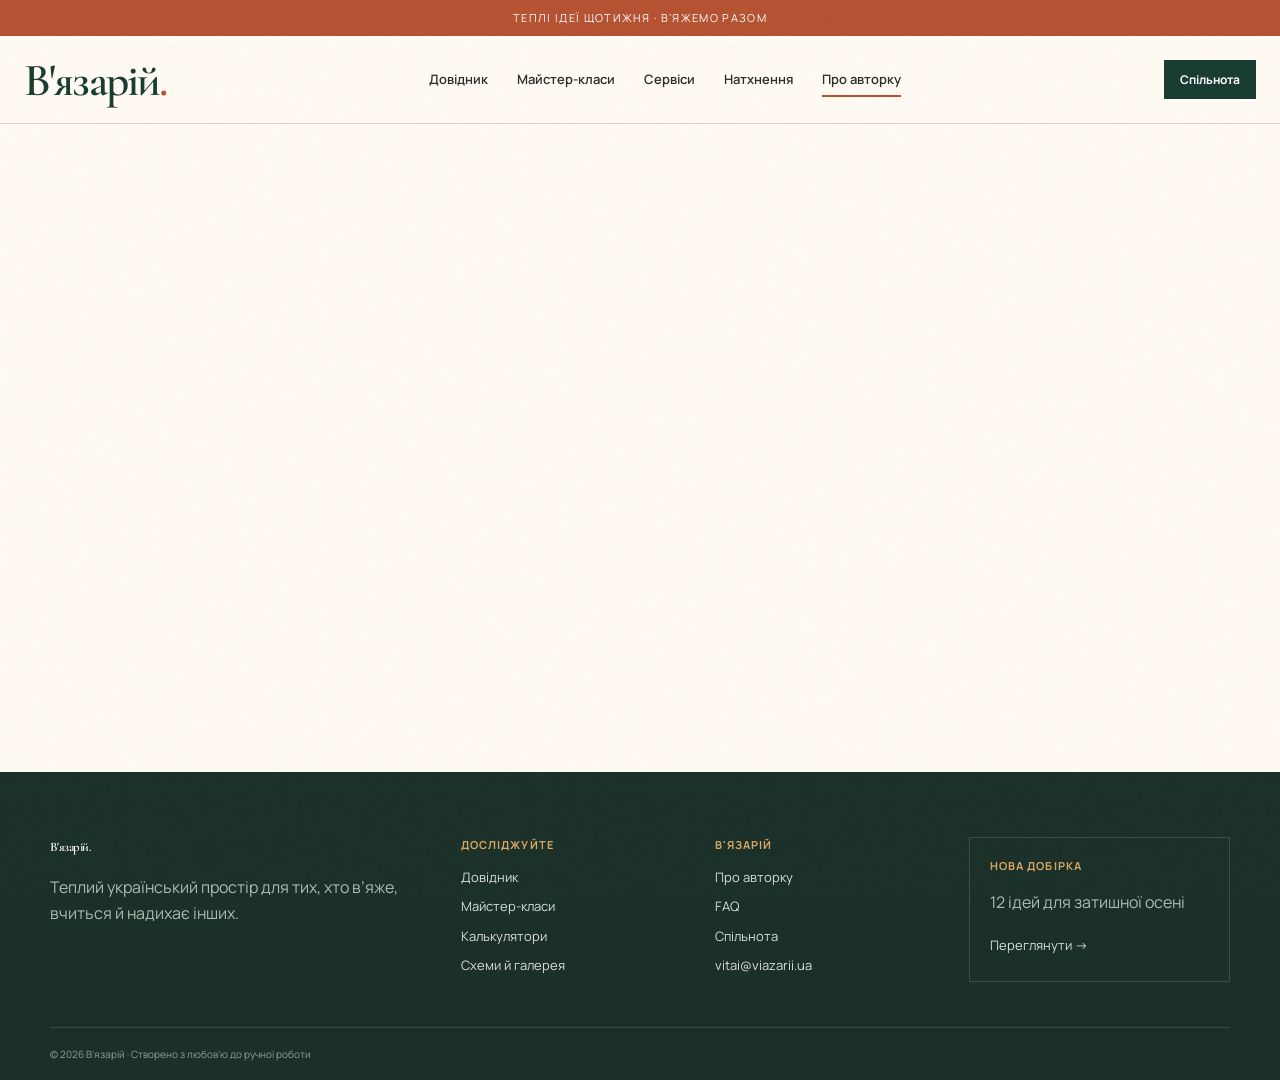
<file: pro-avtorku.html>
<!doctype html>
<html lang="uk">
<head>
  <meta charset="utf-8">
  <meta name="viewport" content="width=device-width,initial-scale=1">
  <title>Про авторку — В'язарій</title>
  <link rel="stylesheet" href="style.css">
</head>
<body>
  <div id="header"></div>
  <main class="empty-author-page" aria-label="Місце для майбутнього вмісту сторінки про авторку"></main>
  <div id="footer"></div>
  <script src="script.js"></script>
</body>
</html>
</file>
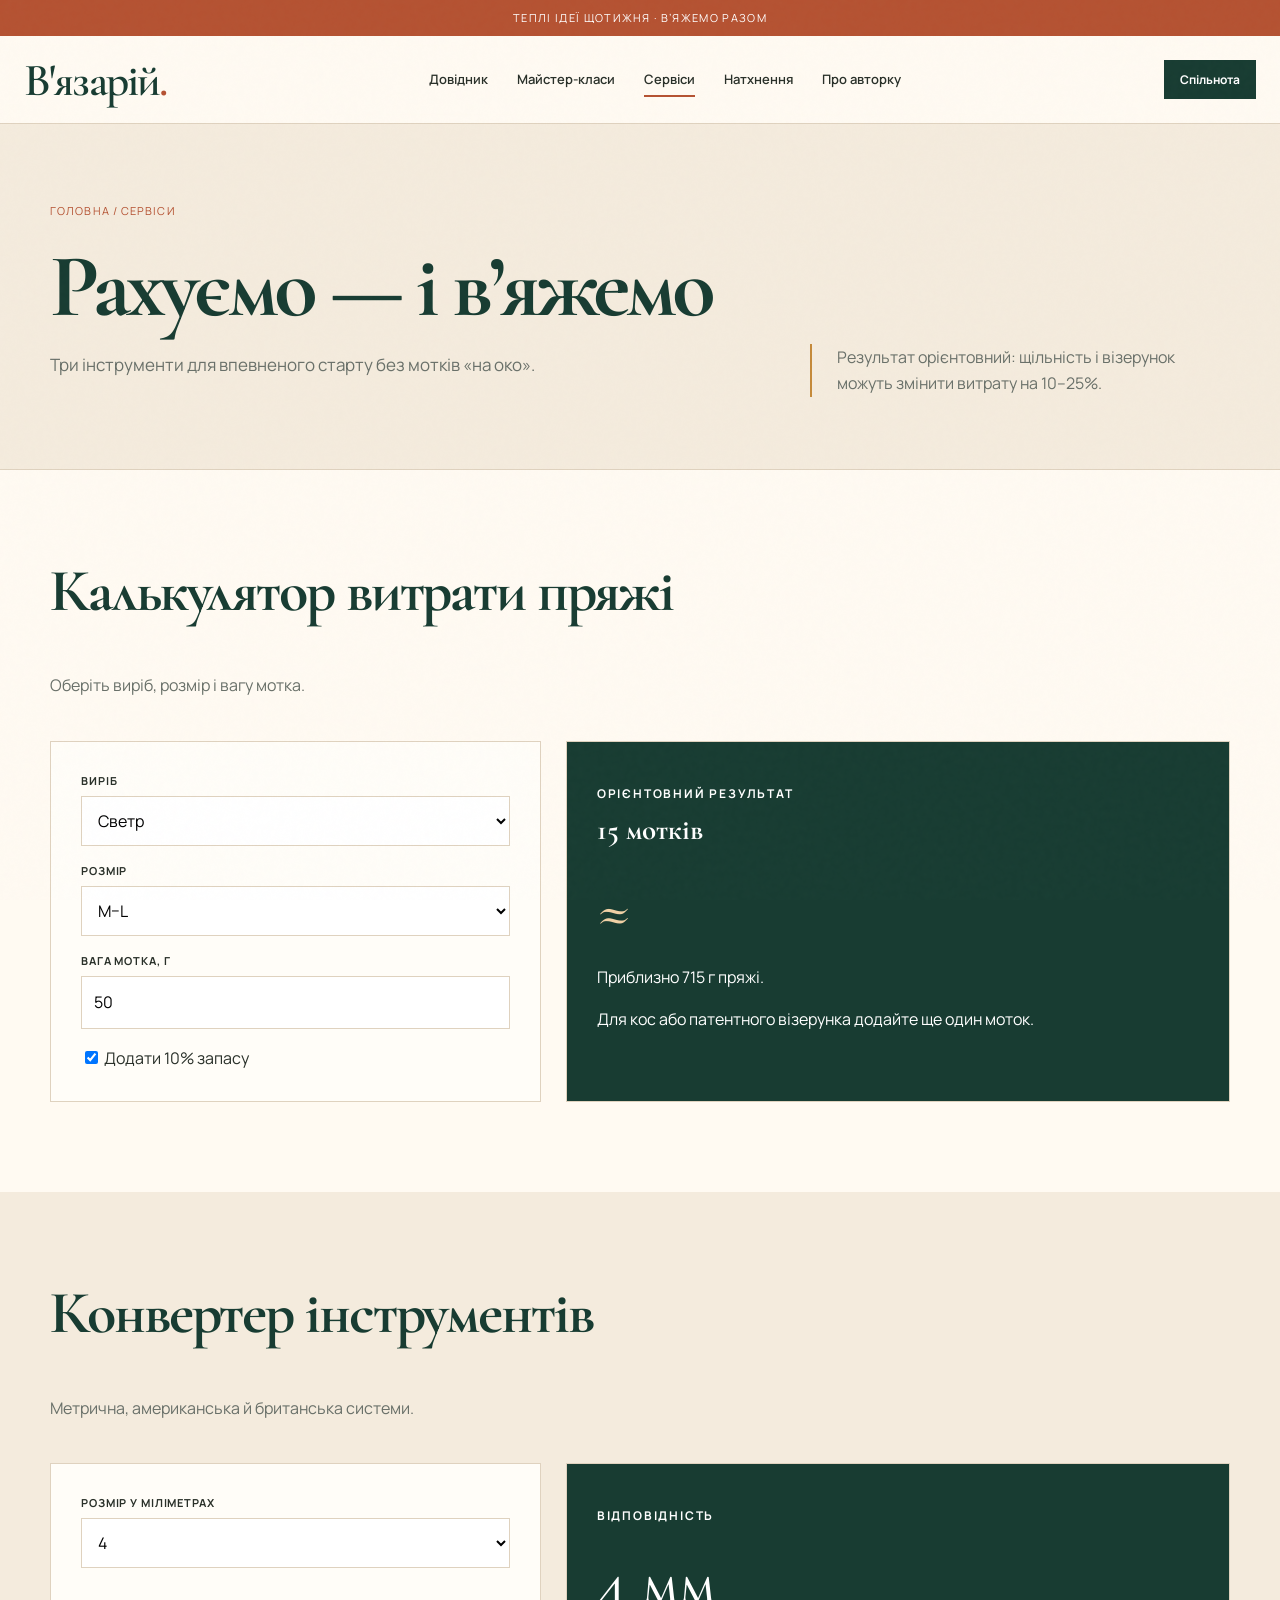
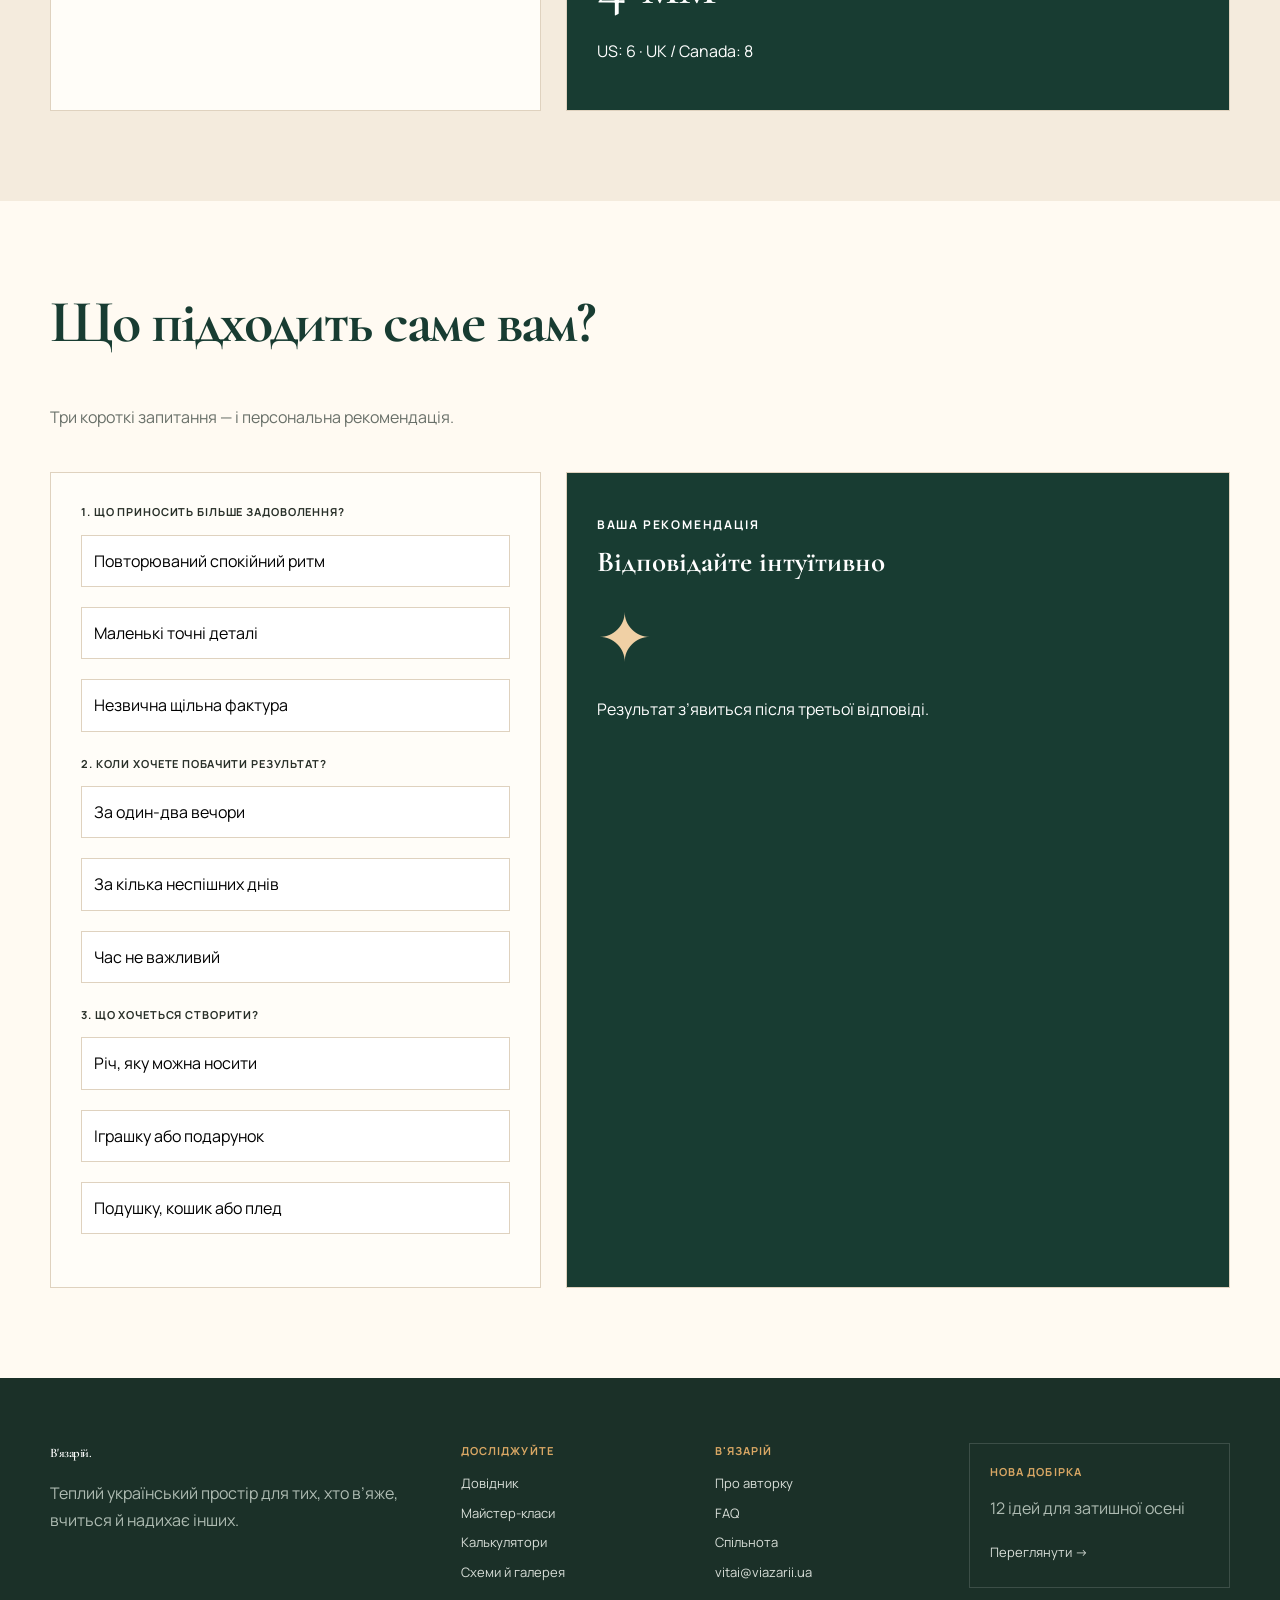
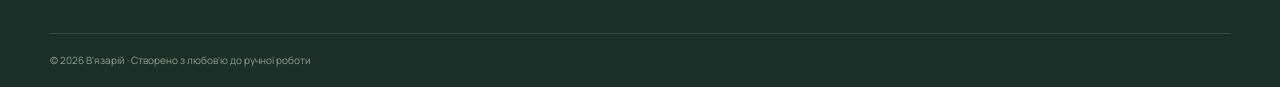
<file: servisy.html>
<!doctype html><html lang="uk"><head><meta charset="utf-8"><meta name="viewport" content="width=device-width,initial-scale=1"><title>Сервіси — В'язарій</title><link rel="stylesheet" href="style.css"></head><body><div id="header"></div><main><section class="page-hero"><div class="shell"><div><span class="crumb">Головна / Сервіси</span><h1>Рахуємо — і в’яжемо</h1><p>Три інструменти для впевненого старту без мотків «на око».</p></div><div class="aside">Результат орієнтовний: щільність і візерунок можуть змінити витрату на 10–25%.</div></div></section>
<section class="section shell" id="yarn"><div class="heading"><h2>Калькулятор витрати пряжі</h2><p>Оберіть виріб, розмір і вагу мотка.</p></div><div class="service"><form class="panel" id="yarnForm"><div class="field"><label for="item">Виріб</label><select id="item"><option>Шапка</option><option>Шарф</option><option selected>Светр</option><option>Кардиган</option><option>Плед</option><option>Шкарпетки</option></select></div><div class="field"><label for="size">Розмір</label><select id="size"><option>Дитячий</option><option>XS–S</option><option selected>M–L</option><option>XL–XXL</option><option>Великий плед</option></select></div><div class="field"><label for="weight">Вага мотка, г</label><input id="weight" type="number" min="20" value="50"></div><label><input id="reserve" type="checkbox" checked> Додати 10% запасу</label></form><div class="panel result"><p class="eyebrow">Орієнтовний результат</p><h3 id="yarnResult">15 мотків</h3><div class="big">≈</div><p id="grams">Приблизно 715 г пряжі.</p><p>Для кос або патентного візерунка додайте ще один моток.</p></div></div></section>
<section class="section alt" id="converter"><div class="shell"><div class="heading"><h2>Конвертер інструментів</h2><p>Метрична, американська й британська системи.</p></div><div class="service"><div class="panel"><div class="field"><label for="mm">Розмір у міліметрах</label><select id="mm"><option>2</option><option>2.5</option><option>3</option><option>3.5</option><option selected>4</option><option>4.5</option><option>5</option><option>5.5</option><option>6</option><option>8</option><option>10</option></select></div></div><div class="panel result"><p class="eyebrow">Відповідність</p><h3 id="convResult" class="big">4 мм</h3><p id="convNote">US: 6 · UK / Canada: 8</p></div></div></div></section>
<section class="section shell" id="quiz"><div class="heading"><h2>Що підходить саме вам?</h2><p>Три короткі запитання — і персональна рекомендація.</p></div><div class="service"><div class="panel quiz"><div class="field"><label>1. Що приносить більше задоволення?</label><button data-q="0" data-a="ритм">Повторюваний спокійний ритм</button><button data-q="0" data-a="деталі">Маленькі точні деталі</button><button data-q="0" data-a="фактура">Незвична щільна фактура</button></div><div class="field"><label>2. Коли хочете побачити результат?</label><button data-q="1" data-a="деталі">За один-два вечори</button><button data-q="1" data-a="ритм">За кілька неспішних днів</button><button data-q="1" data-a="фактура">Час не важливий</button></div><div class="field"><label>3. Що хочеться створити?</label><button data-q="2" data-a="ритм">Річ, яку можна носити</button><button data-q="2" data-a="деталі">Іграшку або подарунок</button><button data-q="2" data-a="фактура">Подушку, кошик або плед</button></div></div><div class="panel result"><p class="eyebrow">Ваша рекомендація</p><h3 id="quizResult">Відповідайте інтуїтивно</h3><div class="big">✦</div><p id="quizText">Результат з’явиться після третьої відповіді.</p></div></div></section></main><div id="footer"></div><script src="script.js"></script></body></html>
</file>
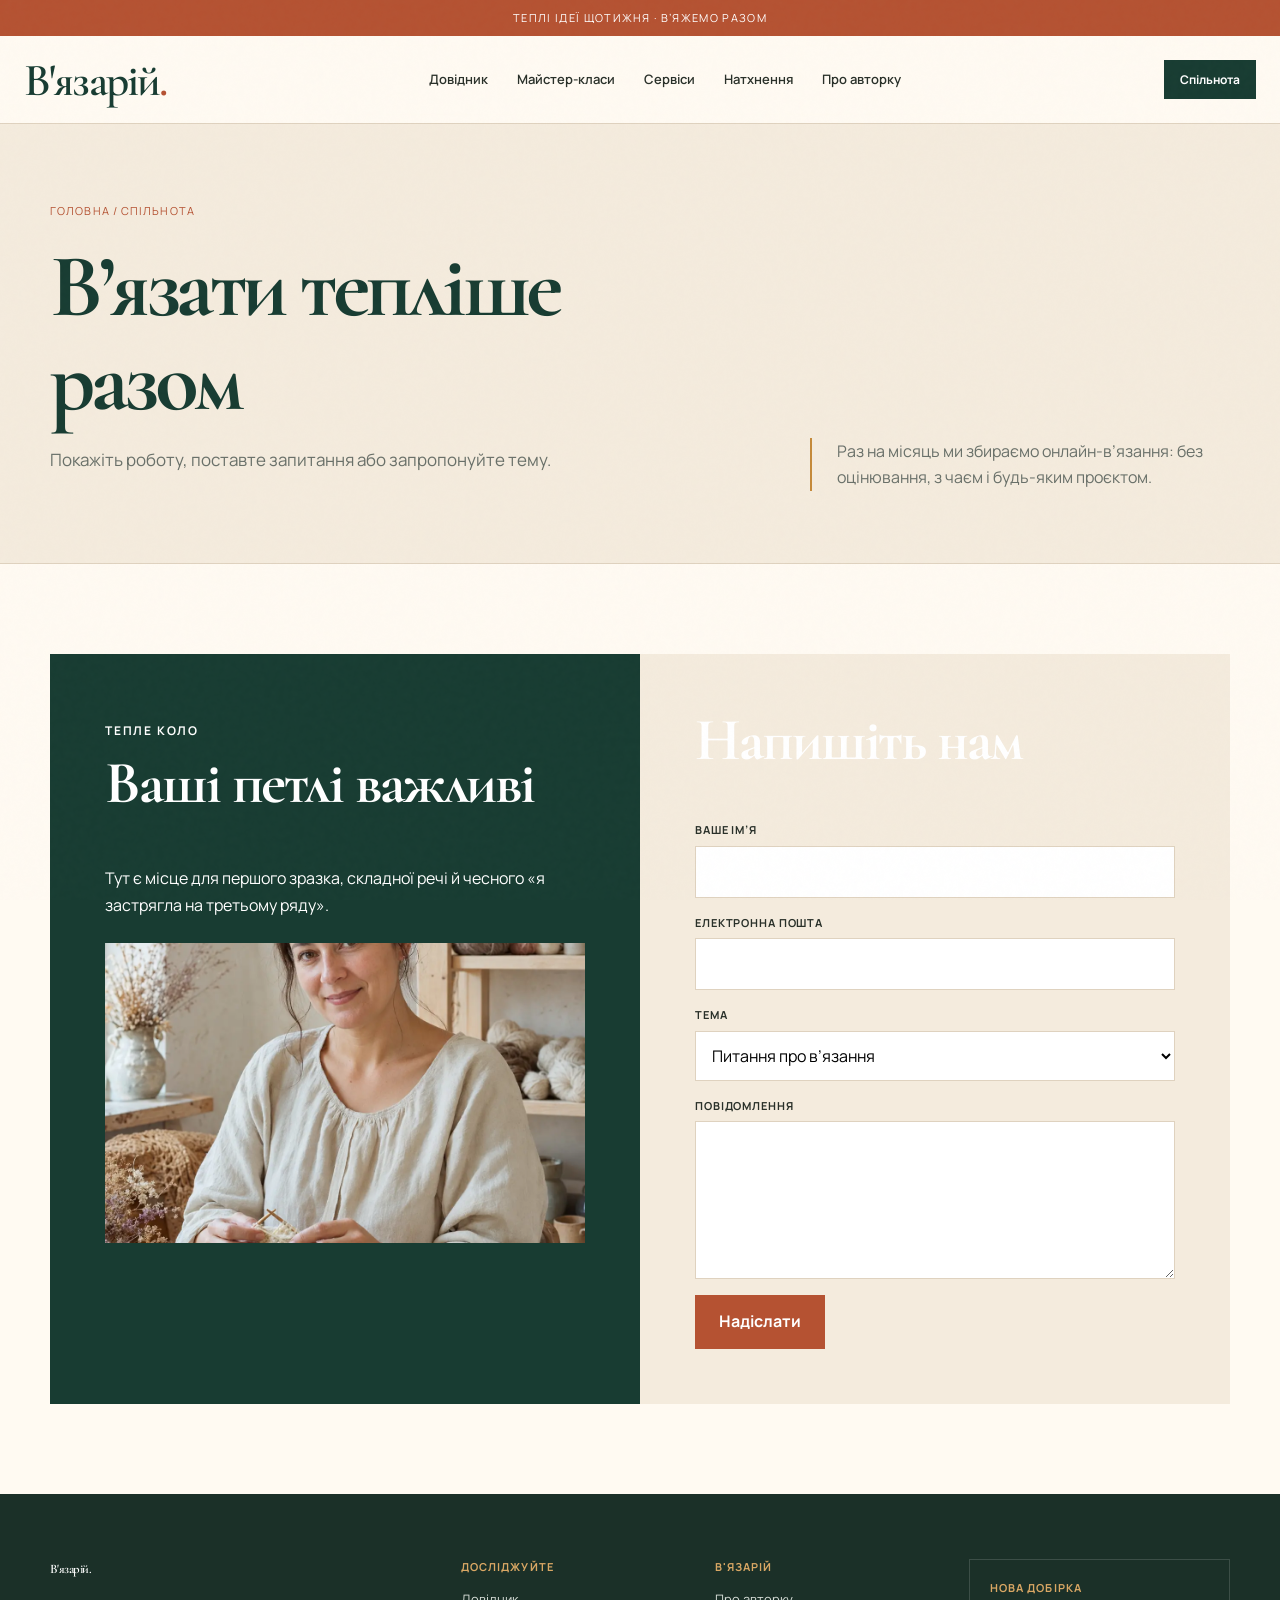
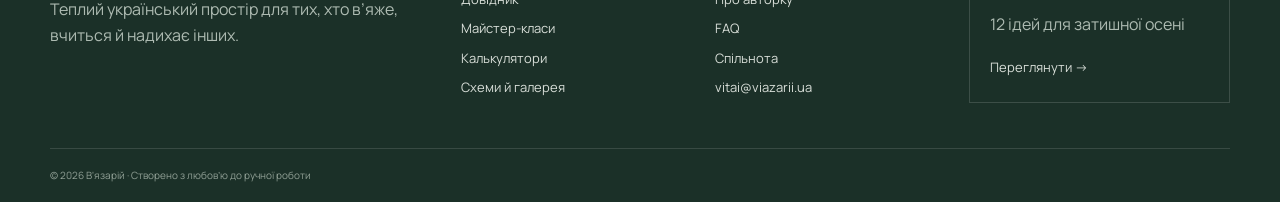
<file: spilnota.html>
<!doctype html><html lang="uk"><head><meta charset="utf-8"><meta name="viewport" content="width=device-width,initial-scale=1"><title>Спільнота — В'язарій</title><link rel="stylesheet" href="style.css"></head><body><div id="header"></div><main><section class="page-hero"><div class="shell"><div><span class="crumb">Головна / Спільнота</span><h1>В’язати тепліше разом</h1><p>Покажіть роботу, поставте запитання або запропонуйте тему.</p></div><div class="aside">Раз на місяць ми збираємо онлайн-в’язання: без оцінювання, з чаєм і будь-яким проєктом.</div></div></section><section class="section shell"><div class="community"><div><p class="eyebrow">Тепле коло</p><h2>Ваші петлі важливі</h2><p>Тут є місце для першого зразка, складної речі й чесного «я застрягла на третьому ряду».</p><img src="assets/images/author.webp" alt="В’язальниця у майстерні"></div><form id="contact"><h2>Напишіть нам</h2><div class="field"><label for="name">Ваше ім’я</label><input id="name" required></div><div class="field"><label for="email">Електронна пошта</label><input id="email" type="email" required></div><div class="field"><label for="topic">Тема</label><select id="topic"><option>Питання про в’язання</option><option>Запропонувати майстер-клас</option><option>Поділитися роботою</option><option>Співпраця</option></select></div><div class="field"><label for="message">Повідомлення</label><textarea id="message" rows="5" required></textarea></div><button class="btn" type="submit">Надіслати</button><p id="sent" class="success" hidden>Дякуємо! У демонстраційній версії повідомлення не надсилається на сервер.</p></form></div></section></main><div id="footer"></div><script src="script.js"></script></body></html>
</file>
<file: style.css>
@import url('https://fonts.googleapis.com/css2?family=Cormorant+Garamond:wght@500;600&family=Manrope:wght@400;500;600;700&display=swap');
:root{--paper:#f4ebdd;--cream:#fffaf2;--forest:#183c32;--rust:#b55232;--rust2:#913d28;--ochre:#c58a3a;--sage:#7a8b72;--ink:#293029;--muted:#697069;--line:#dfd2bf;--white:#fffdf8;--shadow:0 18px 50px #38271920}*{box-sizing:border-box}html{scroll-behavior:smooth}body{margin:0;background:var(--cream);color:var(--ink);font:16px/1.65 Manrope,sans-serif}body:before{content:"";position:fixed;inset:0;pointer-events:none;z-index:99;opacity:.1;background-image:url("data:image/svg+xml,%3Csvg viewBox='0 0 180 180' xmlns='http://www.w3.org/2000/svg'%3E%3Cfilter id='n'%3E%3CfeTurbulence type='fractalNoise' baseFrequency='.75' numOctaves='3'/%3E%3C/filter%3E%3Crect width='100%25' height='100%25' filter='url(%23n)' opacity='.18'/%3E%3C/svg%3E")}a{color:inherit;text-decoration:none}img{display:block;width:100%;height:100%;object-fit:cover}button,input,select,textarea{font:inherit}.shell{width:min(1180px,calc(100% - 48px));margin:auto}.section{padding:90px 0}.alt{background:var(--paper)}h1,h2,h3{font-family:"Cormorant Garamond",serif;color:var(--forest);line-height:1.05;margin-top:0}h2{font-size:clamp(40px,5vw,60px);letter-spacing:-.035em}h3{font-size:29px}.eyebrow{color:var(--rust);font-size:12px;font-weight:700;letter-spacing:.15em;text-transform:uppercase}.announce{height:36px;background:var(--rust);color:#fff;display:grid;place-items:center;font-size:11px;letter-spacing:.12em;text-transform:uppercase}.site-header{height:88px;position:sticky;top:0;z-index:50;background:#fffaf2ee;border-bottom:1px solid var(--line);backdrop-filter:blur(12px)}.header-in{width:min(1380px,calc(100% - 48px));height:100%;margin:auto;display:flex;align-items:center;justify-content:space-between;gap:30px}.logo{font:600 46px/1 "Cormorant Garamond";color:var(--forest);letter-spacing:-.04em}.logo span{color:var(--rust)}.nav{display:flex;gap:29px;font-size:13px;font-weight:600}.nav a{position:relative;padding:9px 0}.nav a:after{content:"";position:absolute;left:0;bottom:2px;width:0;height:2px;background:var(--rust);transition:.2s}.nav a:hover:after,.nav a.active:after{width:100%}.header-cta{padding:10px 16px;background:var(--forest);color:#fff;font-size:12px;font-weight:700}.menu-btn{display:none;border:0;background:none;font-size:26px;color:var(--forest)}.hero{width:min(1380px,calc(100% - 48px));margin:auto;display:grid;grid-template-columns:39% 1fr;min-height:670px}.hero-copy{padding:76px 52px 60px 24px;display:flex;flex-direction:column;justify-content:center}.hero h1{font-size:clamp(62px,6vw,92px);letter-spacing:-.055em;margin:20px 0 25px}.lead{color:#4f5650;font-size:17px;max-width:460px}.actions{display:flex;align-items:center;gap:25px;margin-top:28px;flex-wrap:wrap}.btn{display:inline-flex;justify-content:center;align-items:center;min-height:54px;padding:13px 24px;background:var(--rust);color:#fff;border:0;font-weight:700;cursor:pointer;transition:.2s}.btn:hover{background:var(--rust2);transform:translateY(-2px)}.btn.light{background:var(--paper);color:var(--forest)}.link{color:var(--rust);font-size:13px;font-weight:700}.hero-img{position:relative;min-height:650px;border-radius:35px 0 35px 35px;overflow:hidden}.hero-img img{transition:.6s}.hero-img:hover img{transform:scale(1.02)}.float-card{position:absolute;left:20px;bottom:25px;background:#fffaf2ed;border-radius:12px;padding:16px 22px;box-shadow:var(--shadow);font-family:"Cormorant Garamond";font-size:24px;color:var(--forest)}.heading{max-width:760px;margin-bottom:42px}.heading.center{text-align:center;margin-inline:auto}.heading.split{max-width:none;display:flex;justify-content:space-between;align-items:end}.heading p{color:var(--muted)}.grid3{display:grid;grid-template-columns:repeat(3,1fr);gap:21px}.path,.card,.mini{background:var(--white);border:1px solid var(--line);padding:29px}.path{min-height:290px;display:flex;flex-direction:column;transition:.25s}.path span,.mini span{font-size:11px;letter-spacing:.1em;color:var(--rust);text-transform:uppercase;font-weight:700}.path h3{margin:48px 0 10px}.path p,.card p,.mini p{color:var(--muted);font-size:14px}.path b{margin-top:auto;color:var(--rust);font-size:12px}.path.dark{background:var(--forest);transform:translateY(-11px)}.path.dark h3,.path.dark p,.path.dark b{color:#fff}.path:hover,.card:hover{transform:translateY(-5px);box-shadow:var(--shadow)}.card{padding:0;overflow:hidden;transition:.25s}.card img{height:280px}.card-body{padding:24px}.card h3{margin:8px 0}.badge{display:inline-block;background:var(--paper);padding:5px 9px;font-size:10px;text-transform:uppercase;letter-spacing:.08em;color:var(--rust)}.season{display:grid;grid-template-columns:1fr 1fr}.season>img{min-height:520px}.season-copy{background:var(--forest);padding:68px;display:flex;flex-direction:column;justify-content:center}.season-copy h2,.season-copy p{color:#fff}.tool-list{border-top:1px solid var(--line)}.tool-list a{display:grid;grid-template-columns:60px 1fr auto;gap:18px;align-items:center;padding:22px 15px;border-bottom:1px solid var(--line)}.tool-list a:hover{background:var(--paper)}.tool-list i{width:50px;height:50px;border:1px solid var(--ochre);border-radius:50%;display:grid;place-items:center;color:var(--rust);font:28px "Cormorant Garamond"}.tool-list h3{font-size:25px;margin:0}.tool-list p{margin:3px 0;color:var(--muted);font-size:13px}.page-hero{background:var(--paper);padding:72px 0;border-bottom:1px solid var(--line)}.page-hero .shell{display:grid;grid-template-columns:1fr .6fr;gap:60px;align-items:end}.crumb{font-size:11px;letter-spacing:.1em;text-transform:uppercase;color:var(--rust)}.page-hero h1{font-size:clamp(58px,7vw,92px);letter-spacing:-.05em;margin:18px 0 10px}.page-hero p{max-width:650px;font-size:17px;color:var(--muted)}.aside{border-left:2px solid var(--ochre);padding-left:25px;color:var(--muted)}.info-img{height:220px;margin:-29px -29px 24px;width:calc(100% + 58px)}.tags{display:flex;gap:6px;flex-wrap:wrap}.tags b{border:1px solid var(--line);border-radius:30px;padding:3px 8px;color:var(--muted);font-size:10px}.filter{display:flex;gap:8px;flex-wrap:wrap;margin-bottom:25px}.filter button{border:1px solid var(--line);background:var(--white);padding:9px 14px;cursor:pointer}.filter button.active{background:var(--forest);color:#fff}.data{overflow-x:auto;border:1px solid var(--line)}table{border-collapse:collapse;width:100%;min-width:620px;background:var(--white)}th,td{padding:13px 16px;border-bottom:1px solid var(--line);text-align:left}th{background:var(--forest);color:#fff;font-size:11px;text-transform:uppercase}.steps article{display:grid;grid-template-columns:52px 1fr;gap:18px;padding:22px 0;border-top:1px solid var(--line)}.steps strong{font:42px "Cormorant Garamond";color:var(--ochre)}.steps h3{font-size:26px;margin:0 0 6px}.steps p{margin:0;color:var(--muted)}.two{display:grid;grid-template-columns:1fr 1fr;gap:25px}.tips article{background:var(--white);border-left:3px solid var(--rust);padding:25px}.tips h3{font-size:25px;margin-bottom:8px}.tips p{margin:0;color:var(--muted)}.service{display:grid;grid-template-columns:.85fr 1.15fr;gap:25px}.panel{padding:30px;border:1px solid var(--line);background:var(--white)}.panel.result{background:var(--forest);color:#fff}.result h3,.result p{color:#fff}.big{font:66px/1 "Cormorant Garamond";color:#f0d0a5;margin:23px 0}.field{display:grid;gap:6px;margin-bottom:16px}.field label{font-size:11px;text-transform:uppercase;letter-spacing:.08em;font-weight:700}.field input,.field select,.field textarea{width:100%;padding:12px;border:1px solid var(--line);background:#fff}.quiz button{display:block;width:100%;text-align:left;padding:12px;margin:7px 0;background:#fff;border:1px solid var(--line);cursor:pointer}.quiz button.selected{background:var(--forest);color:#fff}.gallery{display:grid;grid-template-columns:repeat(12,1fr);grid-auto-rows:160px;gap:14px}.gallery figure{margin:0;overflow:hidden;position:relative}.gallery figure:nth-child(1){grid-column:span 7;grid-row:span 3}.gallery figure:nth-child(2){grid-column:span 5;grid-row:span 2}.gallery figure:nth-child(3){grid-column:span 5;grid-row:span 2}.gallery figure:nth-child(4){grid-column:span 4;grid-row:span 2}.gallery figure:nth-child(5){grid-column:span 8;grid-row:span 2}.gallery figcaption{position:absolute;bottom:12px;left:12px;background:#fffaf2e8;padding:6px 9px;font-size:11px}.download{display:grid;grid-template-columns:55px 1fr auto;gap:16px;align-items:center;padding:18px;border:1px solid var(--line);background:var(--white);margin-bottom:12px}.download i{width:50px;height:50px;background:var(--paper);display:grid;place-items:center;color:var(--rust);font-style:normal;font-weight:700}.download h3{font-size:24px;margin:0}.download p{margin:0;color:var(--muted);font-size:12px}.download b{color:var(--rust);font-size:12px}.portrait{display:grid;grid-template-columns:.8fr 1.2fr;gap:65px;align-items:center}.portrait>img{height:600px}.quote{font:34px/1.2 "Cormorant Garamond";color:var(--forest);border-left:2px solid var(--rust);padding-left:22px}.faq details{padding:19px 4px;border-top:1px solid var(--line)}.faq details:last-child{border-bottom:1px solid var(--line)}.faq summary{cursor:pointer;font:27px "Cormorant Garamond";color:var(--forest)}.faq p{max-width:800px;color:var(--muted)}.community{display:grid;grid-template-columns:1fr 1fr;background:var(--forest)}.community>div,.community>form{padding:55px}.community h2,.community>div p{color:#fff}.community img{height:300px;margin-top:25px}.community form{background:var(--paper)}.success{background:#e4ede5;border-left:3px solid var(--forest);padding:12px;margin-top:14px}.footer{background:#1b3028;color:#d8ded8;padding-top:65px}.footer-grid{display:grid;grid-template-columns:1.4fr .8fr .8fr 1fr;gap:45px}.footer .logo{color:#fff}.footer h3{font:700 11px Manrope;color:#d9a764;text-transform:uppercase;letter-spacing:.1em}.footer a{display:block;padding:4px 0;font-size:13px}.footer p{color:#aebbb2}.footer-note{border:1px solid #ffffff25;padding:20px}.copy{border-top:1px solid #ffffff20;margin-top:45px;padding:18px 0;color:#91a096;font-size:10px}
@media(max-width:900px){.nav,.header-cta{display:none}.menu-btn{display:block}.nav.open{display:grid;position:absolute;right:24px;top:76px;width:250px;padding:18px;background:var(--white);box-shadow:var(--shadow)}.hero{grid-template-columns:1fr}.hero-copy{padding:60px 20px}.grid3{grid-template-columns:repeat(2,1fr)}.service{grid-template-columns:1fr}.footer-grid{grid-template-columns:1fr 1fr}}
@media(max-width:650px){.shell,.hero,.header-in{width:calc(100% - 32px)}.section{padding:60px 0}.hero{width:100%}.hero-copy{padding:48px 24px 32px}.hero h1{font-size:58px}.hero-img{border-radius:0;min-height:430px}.grid3,.two,.season,.page-hero .shell,.portrait,.community{grid-template-columns:1fr}.path.dark{transform:none}.heading.split{display:block}.season-copy{padding:42px 24px}.page-hero{padding:52px 0}.page-hero h1{font-size:56px}.aside{display:none}.gallery{grid-template-columns:1fr;grid-auto-rows:290px}.gallery figure:nth-child(n){grid-column:auto;grid-row:auto}.download{grid-template-columns:50px 1fr}.download b{grid-column:2}.portrait>img{height:450px}.community>div,.community>form{padding:34px 24px}.footer-grid{grid-template-columns:1fr}.actions .btn{width:100%}}
@media(prefers-reduced-motion:reduce){*{scroll-behavior:auto!important;transition:none!important}}

/* Мобільні заголовки-акордеони: текстурна смужка + однотонний вміст. */
.mobile-section-toggle{display:none}
.mobile-section-content{display:contents}
.empty-author-page{min-height:clamp(520px,72vh,900px);background:var(--cream)}

@media(max-width:650px){
  .logo{font-size:36px}

  /* На телефоні фотографія стає фоном херо-блоку. */
  .hero{
    position:relative;
    isolation:isolate;
    min-height:610px;
    background:url("assets/images/hero.webp") 62% center/cover no-repeat;
    color:#fff;
  }
  .hero:before{
    content:"";
    position:absolute;
    inset:0;
    z-index:-1;
    background:linear-gradient(90deg,rgba(15,38,31,.90) 0%,rgba(15,38,31,.76) 55%,rgba(15,38,31,.40) 100%);
  }
  .hero-copy{
    min-height:610px;
    padding:64px 24px 58px;
    justify-content:center;
  }
  .hero h1{color:#fff;text-shadow:0 2px 18px rgba(0,0,0,.28)}
  .hero .eyebrow{color:#f2c98c}
  .hero .lead{color:#f6f2ea;max-width:400px;text-shadow:0 1px 12px rgba(0,0,0,.32)}
  .hero .link{color:#fff;text-decoration:underline;text-underline-offset:5px}
  .hero-img{display:none}

  .mobile-accordion-section.section{padding:0!important}
  .mobile-accordion-section.section.shell,
  .mobile-accordion-section.section>.shell{width:100%;max-width:none}
  .mobile-section-toggle{
    width:100%;
    min-height:82px;
    display:flex;
    align-items:center;
    justify-content:space-between;
    gap:20px;
    padding:20px 24px;
    border:0;
    border-top:1px solid rgba(85,65,43,.18);
    border-bottom:1px solid rgba(85,65,43,.18);
    color:var(--forest);
    text-align:left;
    font:600 32px/1.05 "Cormorant Garamond",serif;
    cursor:pointer;
    background-color:#eadfce;
    background-image:
      repeating-linear-gradient(0deg,rgba(83,62,38,.045) 0 1px,transparent 1px 5px),
      repeating-linear-gradient(90deg,rgba(255,255,255,.22) 0 1px,transparent 1px 7px),
      linear-gradient(135deg,#eee4d5,#e2d3bd);
  }
  .mobile-section-toggle i{
    position:relative;
    flex:0 0 34px;
    width:34px;
    height:34px;
    border:1px solid rgba(24,60,50,.38);
    border-radius:50%;
  }
  .mobile-section-toggle i:before,
  .mobile-section-toggle i:after{
    content:"";
    position:absolute;
    left:9px;
    top:15px;
    width:14px;
    height:2px;
    background:var(--forest);
    transition:transform .25s ease;
  }
  .mobile-section-toggle i:after{transform:rotate(90deg)}
  .mobile-section-toggle[aria-expanded="true"] i:after{transform:rotate(0)}
  .mobile-section-content{
    display:block;
    overflow:hidden;
    padding:28px 16px 48px;
    background:var(--cream);
  }
  .mobile-accordion-section.is-collapsed .mobile-section-content{display:none}
  .mobile-original-section-title{display:none!important}
  .mobile-section-content>.heading{margin-bottom:26px}
  .mobile-section-content>.heading:empty{display:none}
  .mobile-section-content .heading.center{text-align:left}
  .mobile-section-content .heading.split{display:block}
  .mobile-section-content .grid3,
  .mobile-section-content .two,
  .mobile-section-content .service,
  .mobile-section-content .season{width:100%}
  .mobile-section-content .season>img{min-height:340px}
  .mobile-section-content .season-copy{padding:36px 22px}
}
</file>
